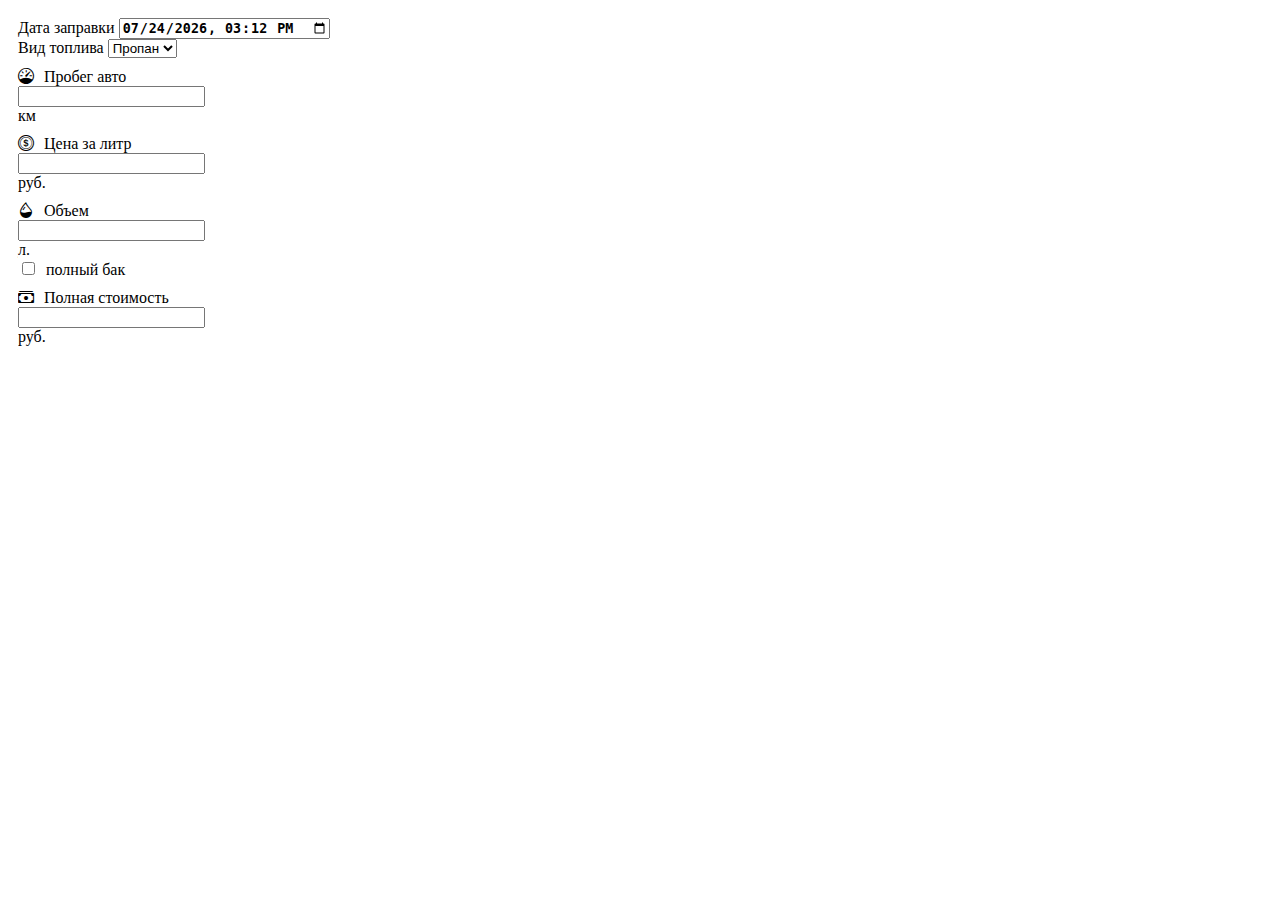
<file: new_record.html>
<!DOCTYPE html>
<html lang="ru">
<head>
    <meta charset="UTF-8">
    <meta name="viewport" content="width=device-width, initial-scale=1">
    <title>Новая запись</title>

    <link rel="stylesheet" href="css/styles.css">
    
    <script src="https://telegram.org/js/telegram-web-app.js"></script>
    
    <link href="https://cdn.jsdelivr.net/npm/bootstrap@5.3.0/dist/css/bootstrap.min.css" rel="stylesheet" integrity="sha384-9ndCyUaIbzAi2FUVXJi0CjmCapSmO7SnpJef0486qhLnuZ2cdeRhO02iuK6FUUVM" crossorigin="anonymous">
    
    <link rel="stylesheet" href="https://cdn.jsdelivr.net/npm/bootstrap-icons@1.8.1/font/bootstrap-icons.css">


</head>
<body>

    <div class="container">
        <div class="row">
            <div class="col-7">
                <label class="">Дата заправки</label>
                <input id="date" type="datetime-local" class="form-control">
            </div>
            <div class="col-5">
                <label class="">Вид топлива</label>
                <select id="gas_type" id="inputState" class="form-select">
                    <option>Аи-92</option>
                    <option>Аи-95</option>
                    <option>Аи-98</option>
                    <option>Дизель</option>
                    <option selected>Пропан</option>
                    <option>Метан</option>
                </select>
            </div>
        </div>
        <div class="row">
            <div class="input-group">
                <div class="input-group-text"><i class="bi bi-speedometer"></i>Пробег авто</div>
                <input id="odometer" type="number" class="form-control" placeholder="">
                <div class="input-group-text">км</div>
            </div>
        </div>
        <div class="row">
            <div class="input-group">
                <div class="input-group-text"><i class="bi bi-coin"></i>Цена за литр</div>
                <input id="gas_price" type="number" class="form-control" placeholder="">
                <div class="input-group-text">руб.</div>
            </div>
        </div>
        <div class="row">
            <div class="input-group">
                <div class="input-group-text"><i class="bi bi-droplet-half"></i>Объем</div>
                <input id="gas_volume" type="number" class="form-control" placeholder="">
                <div class="input-group-text">л.</div>
                <div class="input-group-text">
                    <input class="form-check-input" type="checkbox" id="is_full">
                    <label class="form-check-label" for="is_full">полный бак</label>
                </div>
            </div>
        </div>
        <div class="row">
            <div class="input-group">
                <div class="input-group-text"><i class="bi bi-cash-stack"></i>Полная стоимость</div>
                <input id="sum_price" type="number" class="form-control" placeholder="" readonly>
                <div class="input-group-text">руб.</div>
            </div>
        </div>
    </div>

    <script>
        function toLocalISOString(date) {
            const localDate = new Date(date - date.getTimezoneOffset() * 60000); //offset in milliseconds. Credit https://stackoverflow.com/questions/10830357/javascript-toisostring-ignores-timezone-offset
            // Optionally remove second/millisecond if needed
            localDate.setSeconds(null);
            localDate.setMilliseconds(null);
            return localDate.toISOString().slice(0, -1);
        }
        window.addEventListener("load", () => {
            document.getElementById("date").value = toLocalISOString(new Date());
        });


        let tg = window.Telegram.WebApp; 
        tg.MainButton.setParams({text: 'Добавить запись', is_visible: true});
        // tg.MainButton.show();

        let date = document.getElementById("date");
        let odometer = document.getElementById("odometer");
        let gas_price = document.getElementById("gas_price");
        let gas_volume = document.getElementById("gas_volume");
        let sum_price = document.getElementById("sum_price");
        
        gas_price.addEventListener("change", () => {
            if (gas_price.value && gas_volume.value) {
                sum = gas_price.value * gas_volume.value;
                sum_price.value = sum.toFixed(2);
            } else {
                sum_price.value = "";
            };           
        })

        gas_volume.addEventListener("change", () => {
            if (gas_price.value && gas_volume.value) {
                sum = gas_price.value * gas_volume.value;
                sum_price.value = sum.toFixed(2);
            } else {
                sum_price.value = "";
            };            
        })



        Telegram.WebApp.onEvent('mainButtonClicked', function(){
            let data = {
                date: date.value,
                odometer: odometer.value,
                gas_price: gas_price.value,
            }
            tg.HapticFeedback.selectionChanged();
            tg.sendData(JSON.stringify(data)); 
        });
    </script>

    <script src="https://cdn.jsdelivr.net/npm/bootstrap@5.3.0/dist/js/bootstrap.bundle.min.js" integrity="sha384-geWF76RCwLtnZ8qwWowPQNguL3RmwHVBC9FhGdlKrxdiJJigb/j/68SIy3Te4Bkz" crossorigin="anonymous"></script>
</body>
</html>
</file>
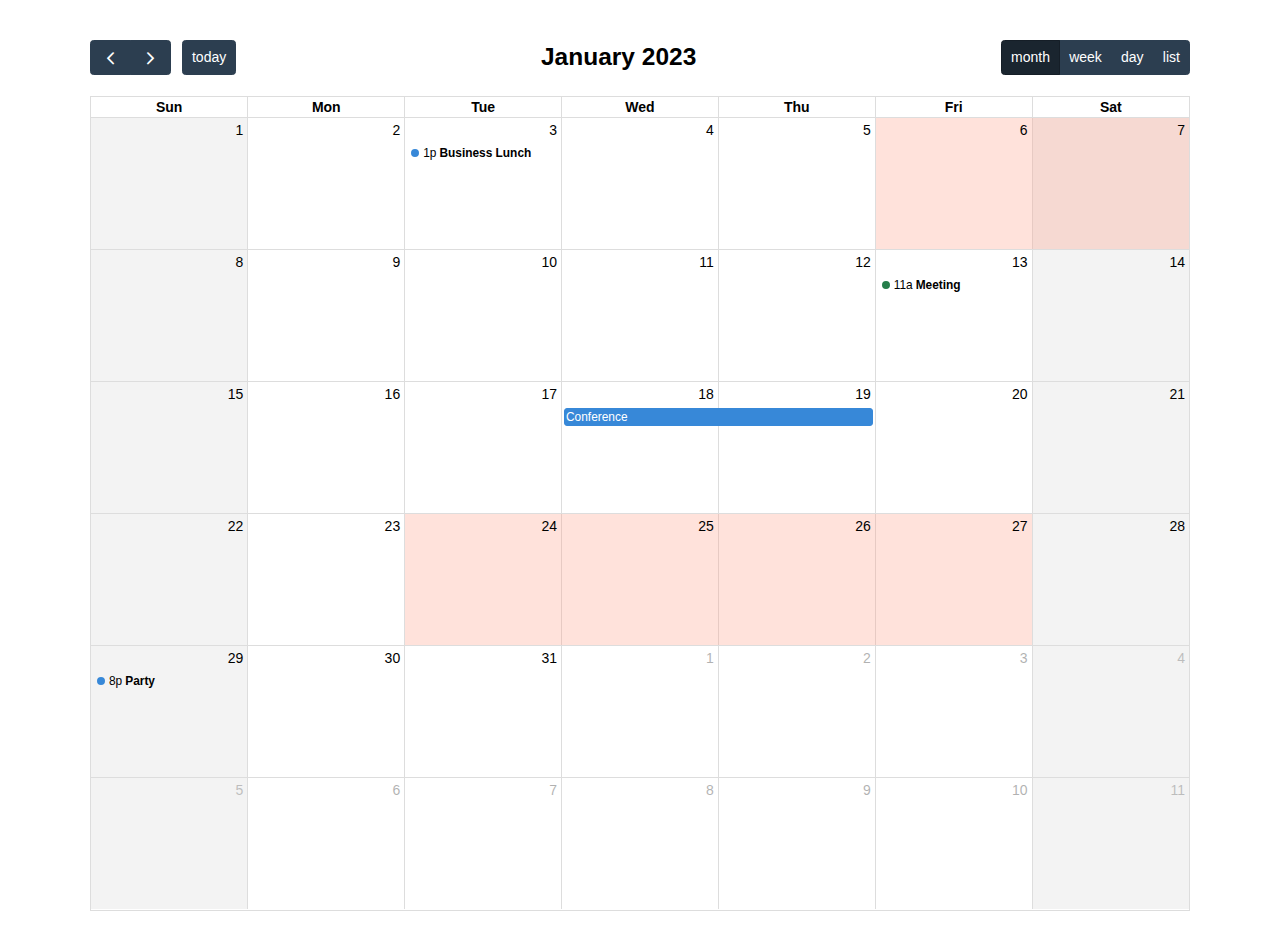
<file: fullcalendar-6.1.11/examples/background-events.html>
<!DOCTYPE html>
<html>
<head>
<meta charset='utf-8' />
<script src='../dist/index.global.js'></script>
<script>

  document.addEventListener('DOMContentLoaded', function() {
    var calendarEl = document.getElementById('calendar');

    var calendar = new FullCalendar.Calendar(calendarEl, {
      headerToolbar: {
        left: 'prev,next today',
        center: 'title',
        right: 'dayGridMonth,timeGridWeek,timeGridDay,listMonth'
      },
      initialDate: '2023-01-12',
      navLinks: true, // can click day/week names to navigate views
      businessHours: true, // display business hours
      editable: true,
      selectable: true,
      events: [
        {
          title: 'Business Lunch',
          start: '2023-01-03T13:00:00',
          constraint: 'businessHours'
        },
        {
          title: 'Meeting',
          start: '2023-01-13T11:00:00',
          constraint: 'availableForMeeting', // defined below
          color: '#257e4a'
        },
        {
          title: 'Conference',
          start: '2023-01-18',
          end: '2023-01-20'
        },
        {
          title: 'Party',
          start: '2023-01-29T20:00:00'
        },

        // areas where "Meeting" must be dropped
        {
          groupId: 'availableForMeeting',
          start: '2023-01-11T10:00:00',
          end: '2023-01-11T16:00:00',
          display: 'background'
        },
        {
          groupId: 'availableForMeeting',
          start: '2023-01-13T10:00:00',
          end: '2023-01-13T16:00:00',
          display: 'background'
        },

        // red areas where no events can be dropped
        {
          start: '2023-01-24',
          end: '2023-01-28',
          overlap: false,
          display: 'background',
          color: '#ff9f89'
        },
        {
          start: '2023-01-06',
          end: '2023-01-08',
          overlap: false,
          display: 'background',
          color: '#ff9f89'
        }
      ]
    });

    calendar.render();
  });

</script>
<style>

  body {
    margin: 40px 10px;
    padding: 0;
    font-family: Arial, Helvetica Neue, Helvetica, sans-serif;
    font-size: 14px;
  }

  #calendar {
    max-width: 1100px;
    margin: 0 auto;
  }

</style>
</head>
<body>

  <div id='calendar'></div>

</body>
</html>
</file>
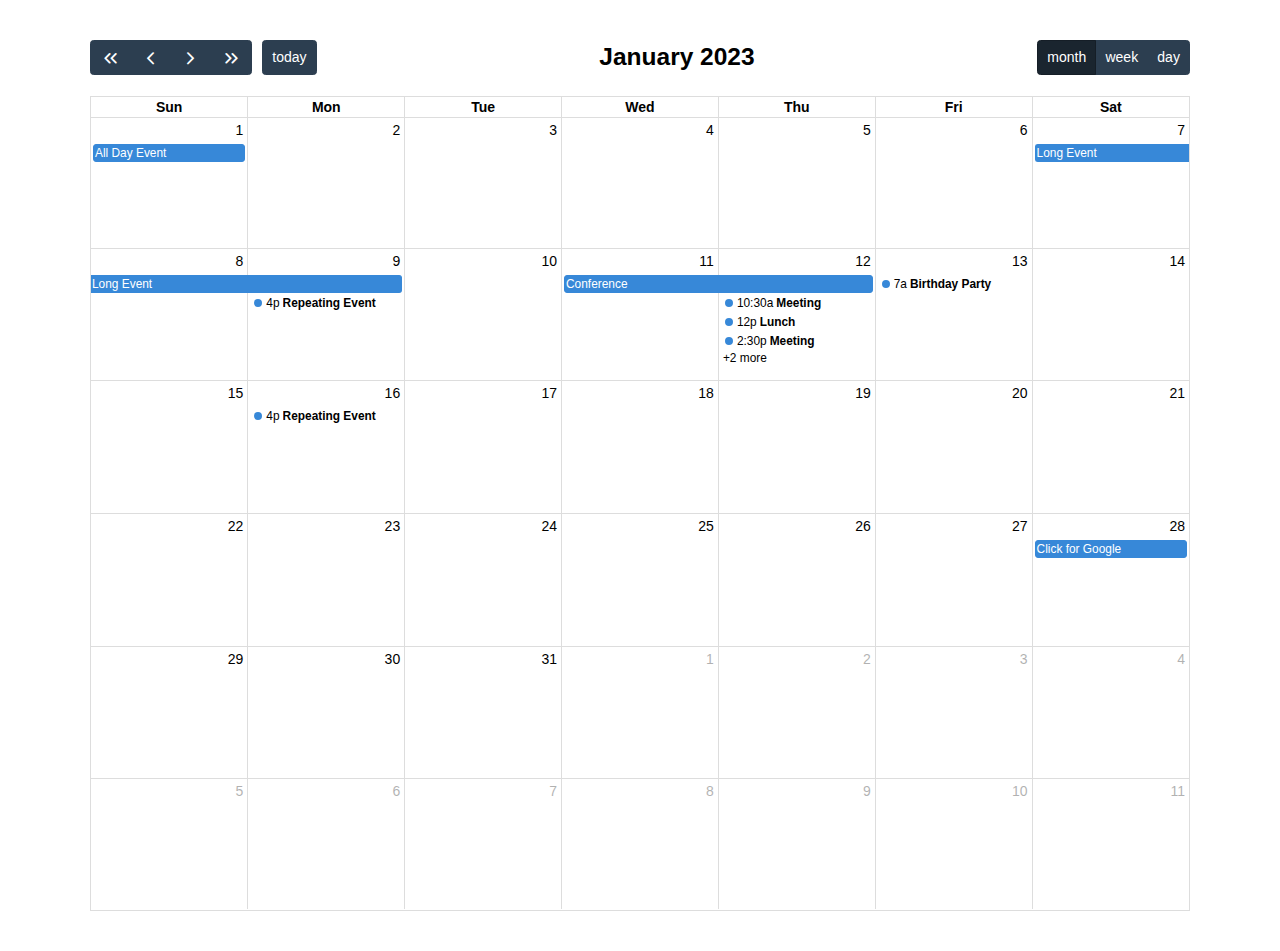
<file: fullcalendar-6.1.11/examples/daygrid-views.html>
<!DOCTYPE html>
<html>
<head>
<meta charset='utf-8' />
<script src='../dist/index.global.js'></script>
<script>

  document.addEventListener('DOMContentLoaded', function() {
    var calendarEl = document.getElementById('calendar');

    var calendar = new FullCalendar.Calendar(calendarEl, {
      headerToolbar: {
        left: 'prevYear,prev,next,nextYear today',
        center: 'title',
        right: 'dayGridMonth,dayGridWeek,dayGridDay'
      },
      initialDate: '2023-01-12',
      navLinks: true, // can click day/week names to navigate views
      editable: true,
      dayMaxEvents: true, // allow "more" link when too many events
      events: [
        {
          title: 'All Day Event',
          start: '2023-01-01'
        },
        {
          title: 'Long Event',
          start: '2023-01-07',
          end: '2023-01-10'
        },
        {
          groupId: 999,
          title: 'Repeating Event',
          start: '2023-01-09T16:00:00'
        },
        {
          groupId: 999,
          title: 'Repeating Event',
          start: '2023-01-16T16:00:00'
        },
        {
          title: 'Conference',
          start: '2023-01-11',
          end: '2023-01-13'
        },
        {
          title: 'Meeting',
          start: '2023-01-12T10:30:00',
          end: '2023-01-12T12:30:00'
        },
        {
          title: 'Lunch',
          start: '2023-01-12T12:00:00'
        },
        {
          title: 'Meeting',
          start: '2023-01-12T14:30:00'
        },
        {
          title: 'Happy Hour',
          start: '2023-01-12T17:30:00'
        },
        {
          title: 'Dinner',
          start: '2023-01-12T20:00:00'
        },
        {
          title: 'Birthday Party',
          start: '2023-01-13T07:00:00'
        },
        {
          title: 'Click for Google',
          url: 'http://google.com/',
          start: '2023-01-28'
        }
      ]
    });

    calendar.render();
  });

</script>
<style>

  body {
    margin: 40px 10px;
    padding: 0;
    font-family: Arial, Helvetica Neue, Helvetica, sans-serif;
    font-size: 14px;
  }

  #calendar {
    max-width: 1100px;
    margin: 0 auto;
  }

</style>
</head>
<body>

  <div id='calendar'></div>

</body>
</html>
</file>
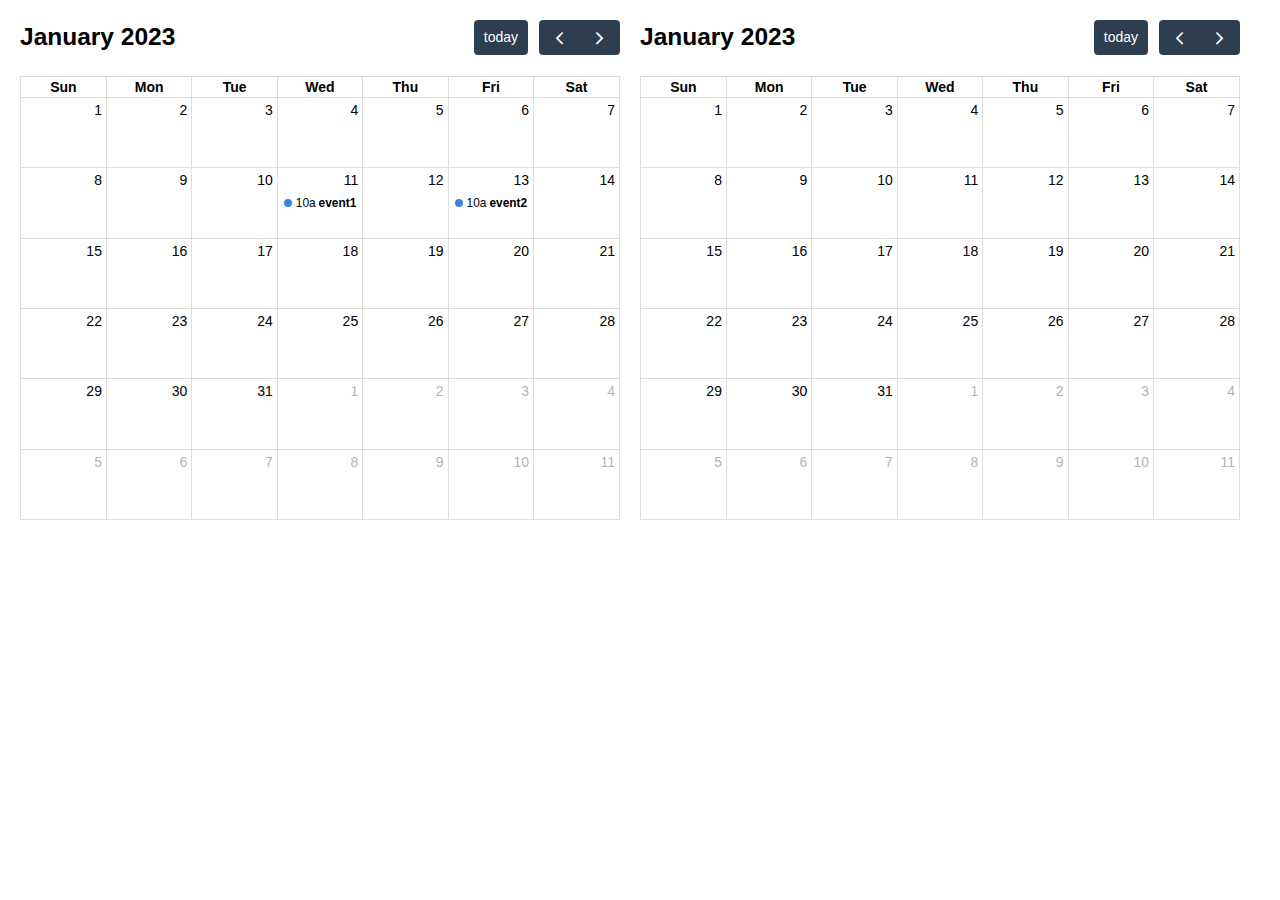
<file: fullcalendar-6.1.11/examples/external-dragging-2cals.html>
<!DOCTYPE html>
<html>
<head>
<meta charset='utf-8' />
<script src='../dist/index.global.js'></script>
<script>

  document.addEventListener('DOMContentLoaded', function() {
    var srcCalendarEl = document.getElementById('source-calendar');
    var destCalendarEl = document.getElementById('destination-calendar');

    var srcCalendar = new FullCalendar.Calendar(srcCalendarEl, {
      editable: true,
      initialDate: '2023-01-12',
      events: [
        {
          title: 'event1',
          start: '2023-01-11T10:00:00',
          end: '2023-01-11T16:00:00'
        },
        {
          title: 'event2',
          start: '2023-01-13T10:00:00',
          end: '2023-01-13T16:00:00'
        }
      ],
      eventLeave: function(info) {
        console.log('event left!', info.event);
      }
    });

    var destCalendar = new FullCalendar.Calendar(destCalendarEl, {
      initialDate: '2023-01-12',
      editable: true,
      droppable: true, // will let it receive events!
      eventReceive: function(info) {
        console.log('event received!', info.event);
      }
    });

    srcCalendar.render();
    destCalendar.render();
  });

</script>
<style>

  body {
    margin: 20px 0 0 20px;
    font-size: 14px;
    font-family: Arial, Helvetica Neue, Helvetica, sans-serif;
  }

  #source-calendar,
  #destination-calendar {
    float: left;
    width: 600px;
    margin: 0 20px 20px 0;
  }

</style>
</head>
<body>

  <div id='source-calendar'></div>
  <div id='destination-calendar'></div>

</body>
</html>
</file>
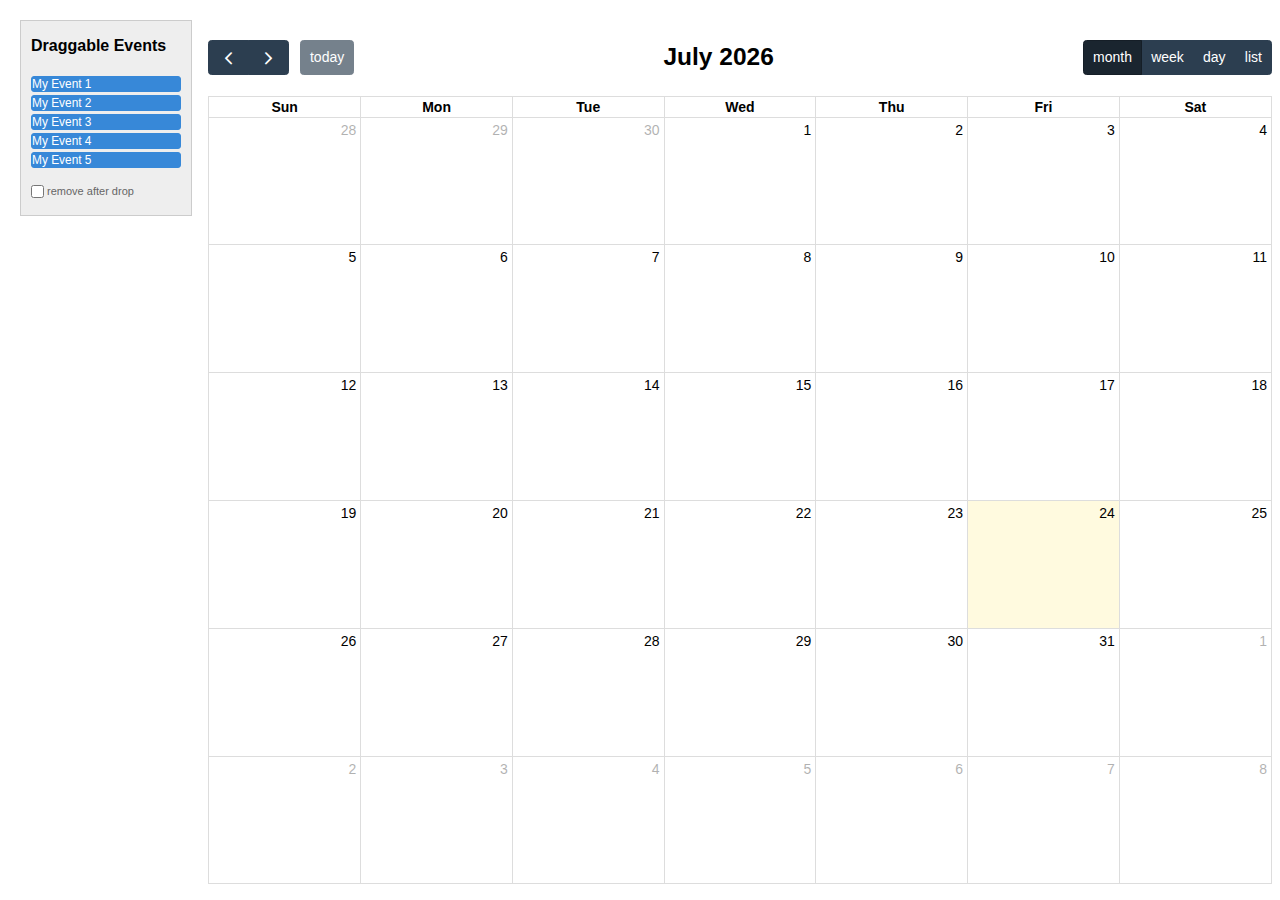
<file: fullcalendar-6.1.11/examples/external-dragging-builtin.html>
<!DOCTYPE html>
<html>
<head>
<meta charset='utf-8' />
<script src='../dist/index.global.js'></script>
<script>

  document.addEventListener('DOMContentLoaded', function() {

    /* initialize the external events
    -----------------------------------------------------------------*/

    var containerEl = document.getElementById('external-events-list');
    new FullCalendar.Draggable(containerEl, {
      itemSelector: '.fc-event',
      eventData: function(eventEl) {
        return {
          title: eventEl.innerText.trim()
        }
      }
    });

    //// the individual way to do it
    // var containerEl = document.getElementById('external-events-list');
    // var eventEls = Array.prototype.slice.call(
    //   containerEl.querySelectorAll('.fc-event')
    // );
    // eventEls.forEach(function(eventEl) {
    //   new FullCalendar.Draggable(eventEl, {
    //     eventData: {
    //       title: eventEl.innerText.trim(),
    //     }
    //   });
    // });

    /* initialize the calendar
    -----------------------------------------------------------------*/

    var calendarEl = document.getElementById('calendar');
    var calendar = new FullCalendar.Calendar(calendarEl, {
      headerToolbar: {
        left: 'prev,next today',
        center: 'title',
        right: 'dayGridMonth,timeGridWeek,timeGridDay,listWeek'
      },
      editable: true,
      droppable: true, // this allows things to be dropped onto the calendar
      drop: function(arg) {
        // is the "remove after drop" checkbox checked?
        if (document.getElementById('drop-remove').checked) {
          // if so, remove the element from the "Draggable Events" list
          arg.draggedEl.parentNode.removeChild(arg.draggedEl);
        }
      }
    });
    calendar.render();

  });

</script>
<style>

  body {
    margin-top: 40px;
    font-size: 14px;
    font-family: Arial, Helvetica Neue, Helvetica, sans-serif;
  }

  #external-events {
    position: fixed;
    left: 20px;
    top: 20px;
    width: 150px;
    padding: 0 10px;
    border: 1px solid #ccc;
    background: #eee;
    text-align: left;
  }

  #external-events h4 {
    font-size: 16px;
    margin-top: 0;
    padding-top: 1em;
  }

  #external-events .fc-event {
    margin: 3px 0;
    cursor: move;
  }

  #external-events p {
    margin: 1.5em 0;
    font-size: 11px;
    color: #666;
  }

  #external-events p input {
    margin: 0;
    vertical-align: middle;
  }

  #calendar-wrap {
    margin-left: 200px;
  }

  #calendar {
    max-width: 1100px;
    margin: 0 auto;
  }

</style>
</head>
<body>
  <div id='wrap'>

    <div id='external-events'>
      <h4>Draggable Events</h4>

      <div id='external-events-list'>
        <div class='fc-event fc-h-event fc-daygrid-event fc-daygrid-block-event'>
          <div class='fc-event-main'>My Event 1</div>
        </div>
        <div class='fc-event fc-h-event fc-daygrid-event fc-daygrid-block-event'>
          <div class='fc-event-main'>My Event 2</div>
        </div>
        <div class='fc-event fc-h-event fc-daygrid-event fc-daygrid-block-event'>
          <div class='fc-event-main'>My Event 3</div>
        </div>
        <div class='fc-event fc-h-event fc-daygrid-event fc-daygrid-block-event'>
          <div class='fc-event-main'>My Event 4</div>
        </div>
        <div class='fc-event fc-h-event fc-daygrid-event fc-daygrid-block-event'>
          <div class='fc-event-main'>My Event 5</div>
        </div>
      </div>

      <p>
        <input type='checkbox' id='drop-remove' />
        <label for='drop-remove'>remove after drop</label>
      </p>
    </div>

    <div id='calendar-wrap'>
      <div id='calendar'></div>
    </div>

  </div>
</body>
</html>
</file>
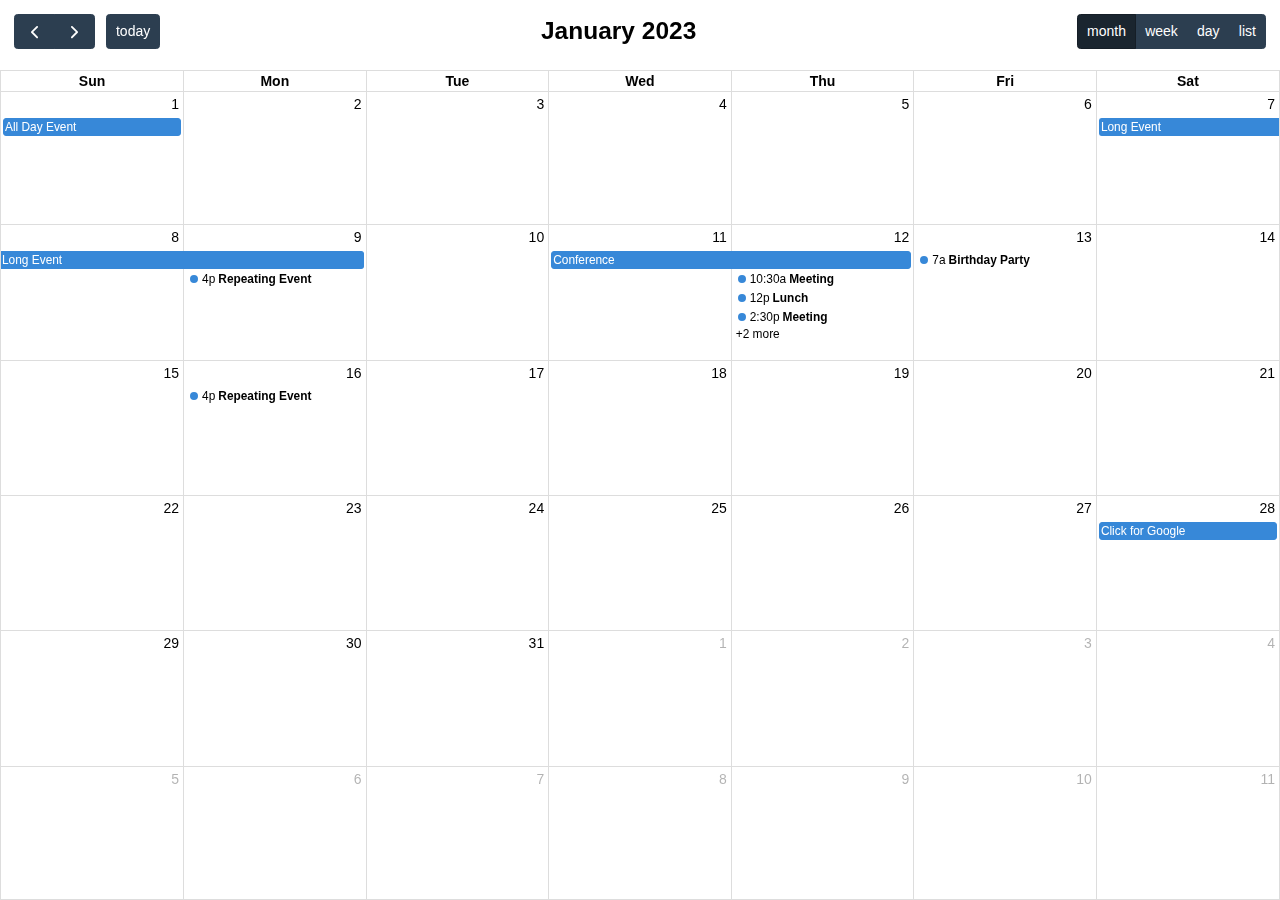
<file: fullcalendar-6.1.11/examples/full-height.html>
<!DOCTYPE html>
<html>
<head>
<meta charset='utf-8' />
<script src='../dist/index.global.js'></script>
<script>

  document.addEventListener('DOMContentLoaded', function() {
    var calendarEl = document.getElementById('calendar');

    var calendar = new FullCalendar.Calendar(calendarEl, {
      height: '100%',
      expandRows: true,
      slotMinTime: '08:00',
      slotMaxTime: '20:00',
      headerToolbar: {
        left: 'prev,next today',
        center: 'title',
        right: 'dayGridMonth,timeGridWeek,timeGridDay,listWeek'
      },
      initialView: 'dayGridMonth',
      initialDate: '2023-01-12',
      navLinks: true, // can click day/week names to navigate views
      editable: true,
      selectable: true,
      nowIndicator: true,
      dayMaxEvents: true, // allow "more" link when too many events
      events: [
        {
          title: 'All Day Event',
          start: '2023-01-01',
        },
        {
          title: 'Long Event',
          start: '2023-01-07',
          end: '2023-01-10'
        },
        {
          groupId: 999,
          title: 'Repeating Event',
          start: '2023-01-09T16:00:00'
        },
        {
          groupId: 999,
          title: 'Repeating Event',
          start: '2023-01-16T16:00:00'
        },
        {
          title: 'Conference',
          start: '2023-01-11',
          end: '2023-01-13'
        },
        {
          title: 'Meeting',
          start: '2023-01-12T10:30:00',
          end: '2023-01-12T12:30:00'
        },
        {
          title: 'Lunch',
          start: '2023-01-12T12:00:00'
        },
        {
          title: 'Meeting',
          start: '2023-01-12T14:30:00'
        },
        {
          title: 'Happy Hour',
          start: '2023-01-12T17:30:00'
        },
        {
          title: 'Dinner',
          start: '2023-01-12T20:00:00'
        },
        {
          title: 'Birthday Party',
          start: '2023-01-13T07:00:00'
        },
        {
          title: 'Click for Google',
          url: 'http://google.com/',
          start: '2023-01-28'
        }
      ]
    });

    calendar.render();
  });

</script>
<style>

  html, body {
    overflow: hidden; /* don't do scrollbars */
    font-family: Arial, Helvetica Neue, Helvetica, sans-serif;
    font-size: 14px;
  }

  #calendar-container {
    position: fixed;
    top: 0;
    left: 0;
    right: 0;
    bottom: 0;
  }

  .fc-header-toolbar {
    /*
    the calendar will be butting up against the edges,
    but let's scoot in the header's buttons
    */
    padding-top: 1em;
    padding-left: 1em;
    padding-right: 1em;
  }

</style>
</head>
<body>

  <div id='calendar-container'>
    <div id='calendar'></div>
  </div>

</body>
</html>
</file>
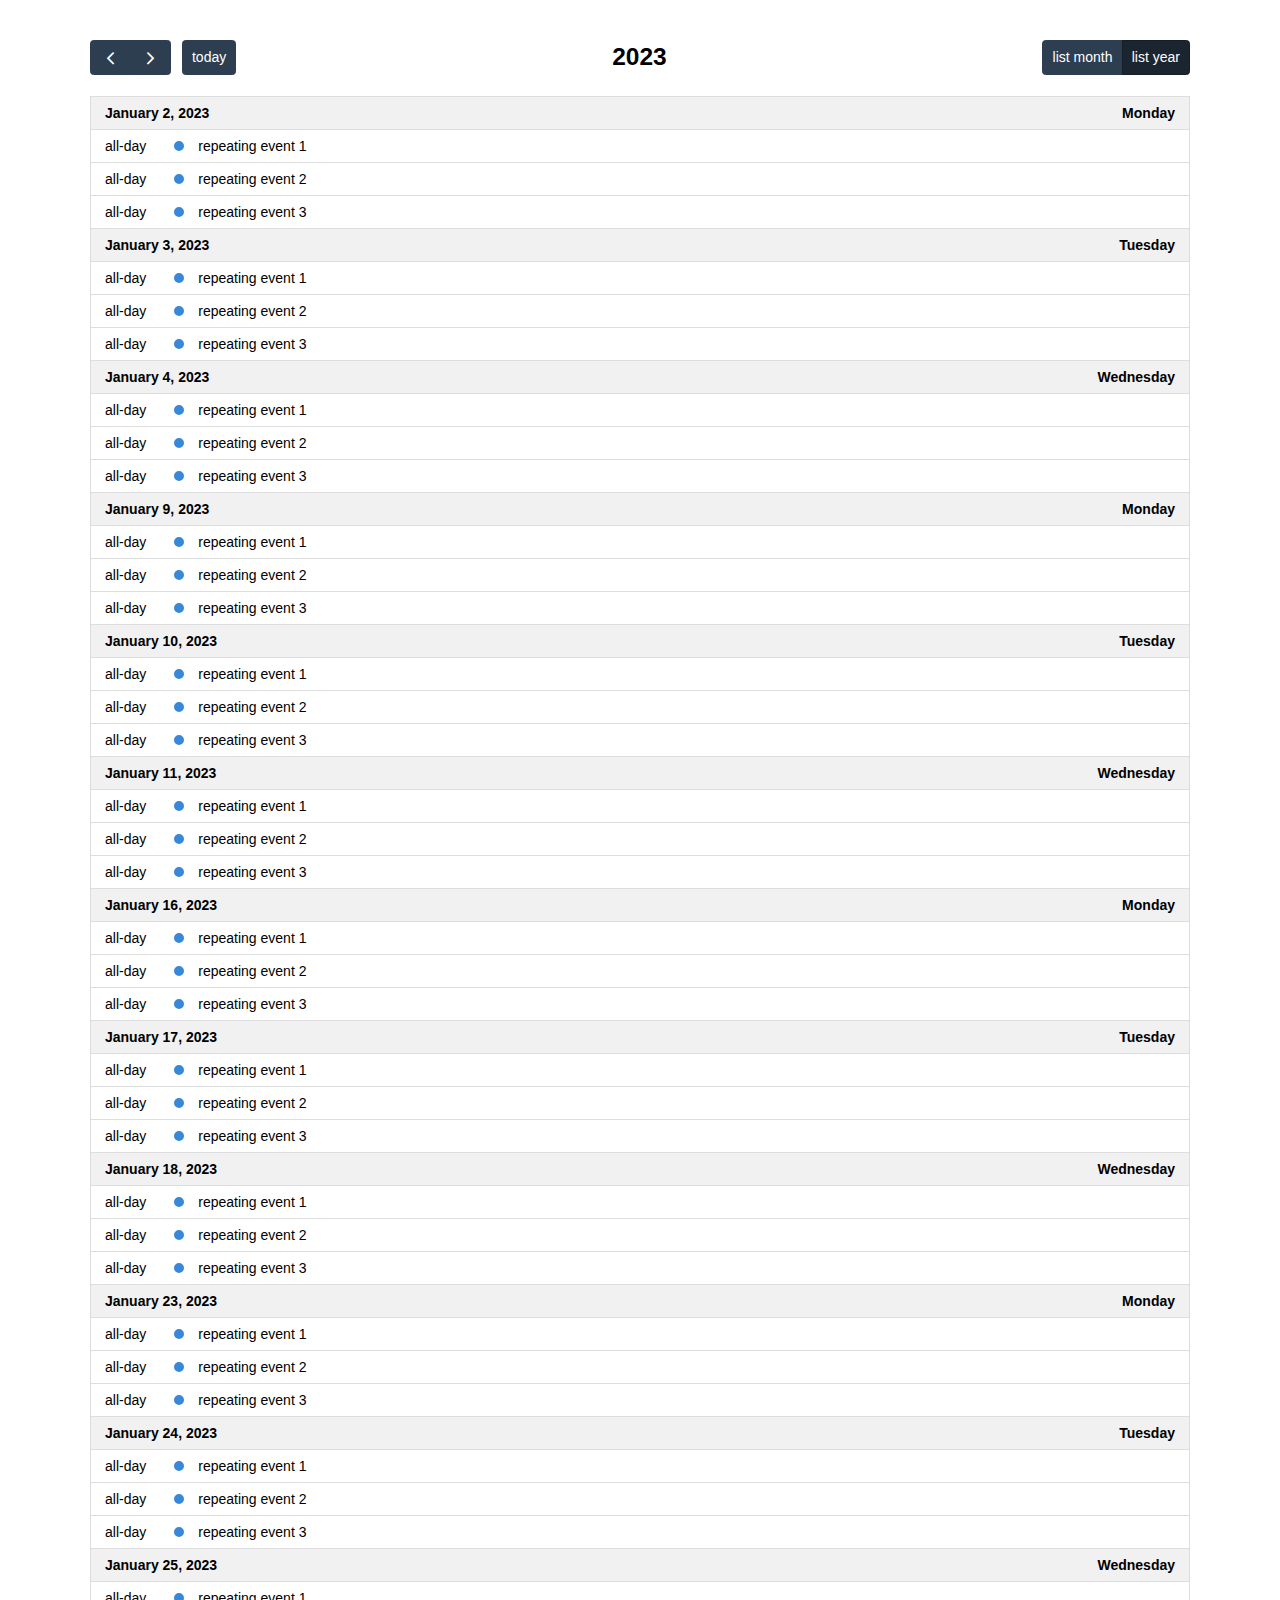
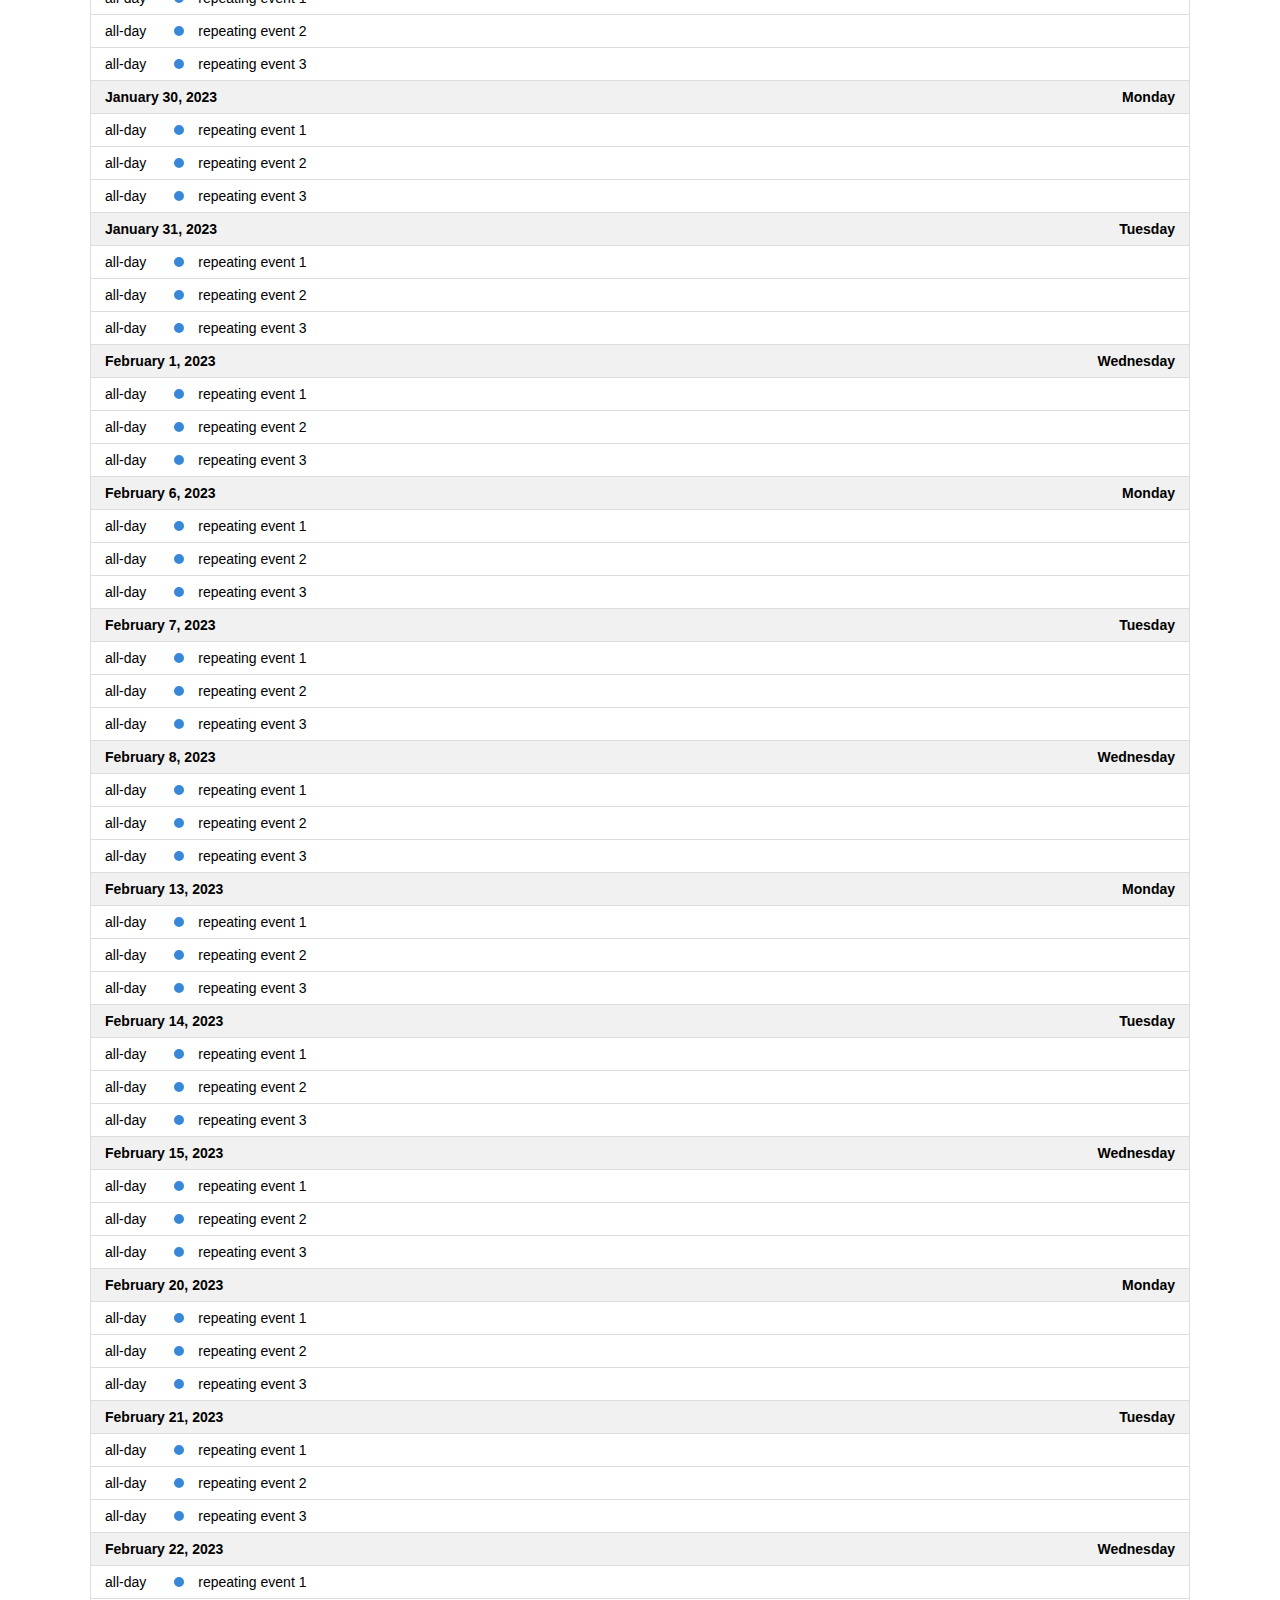
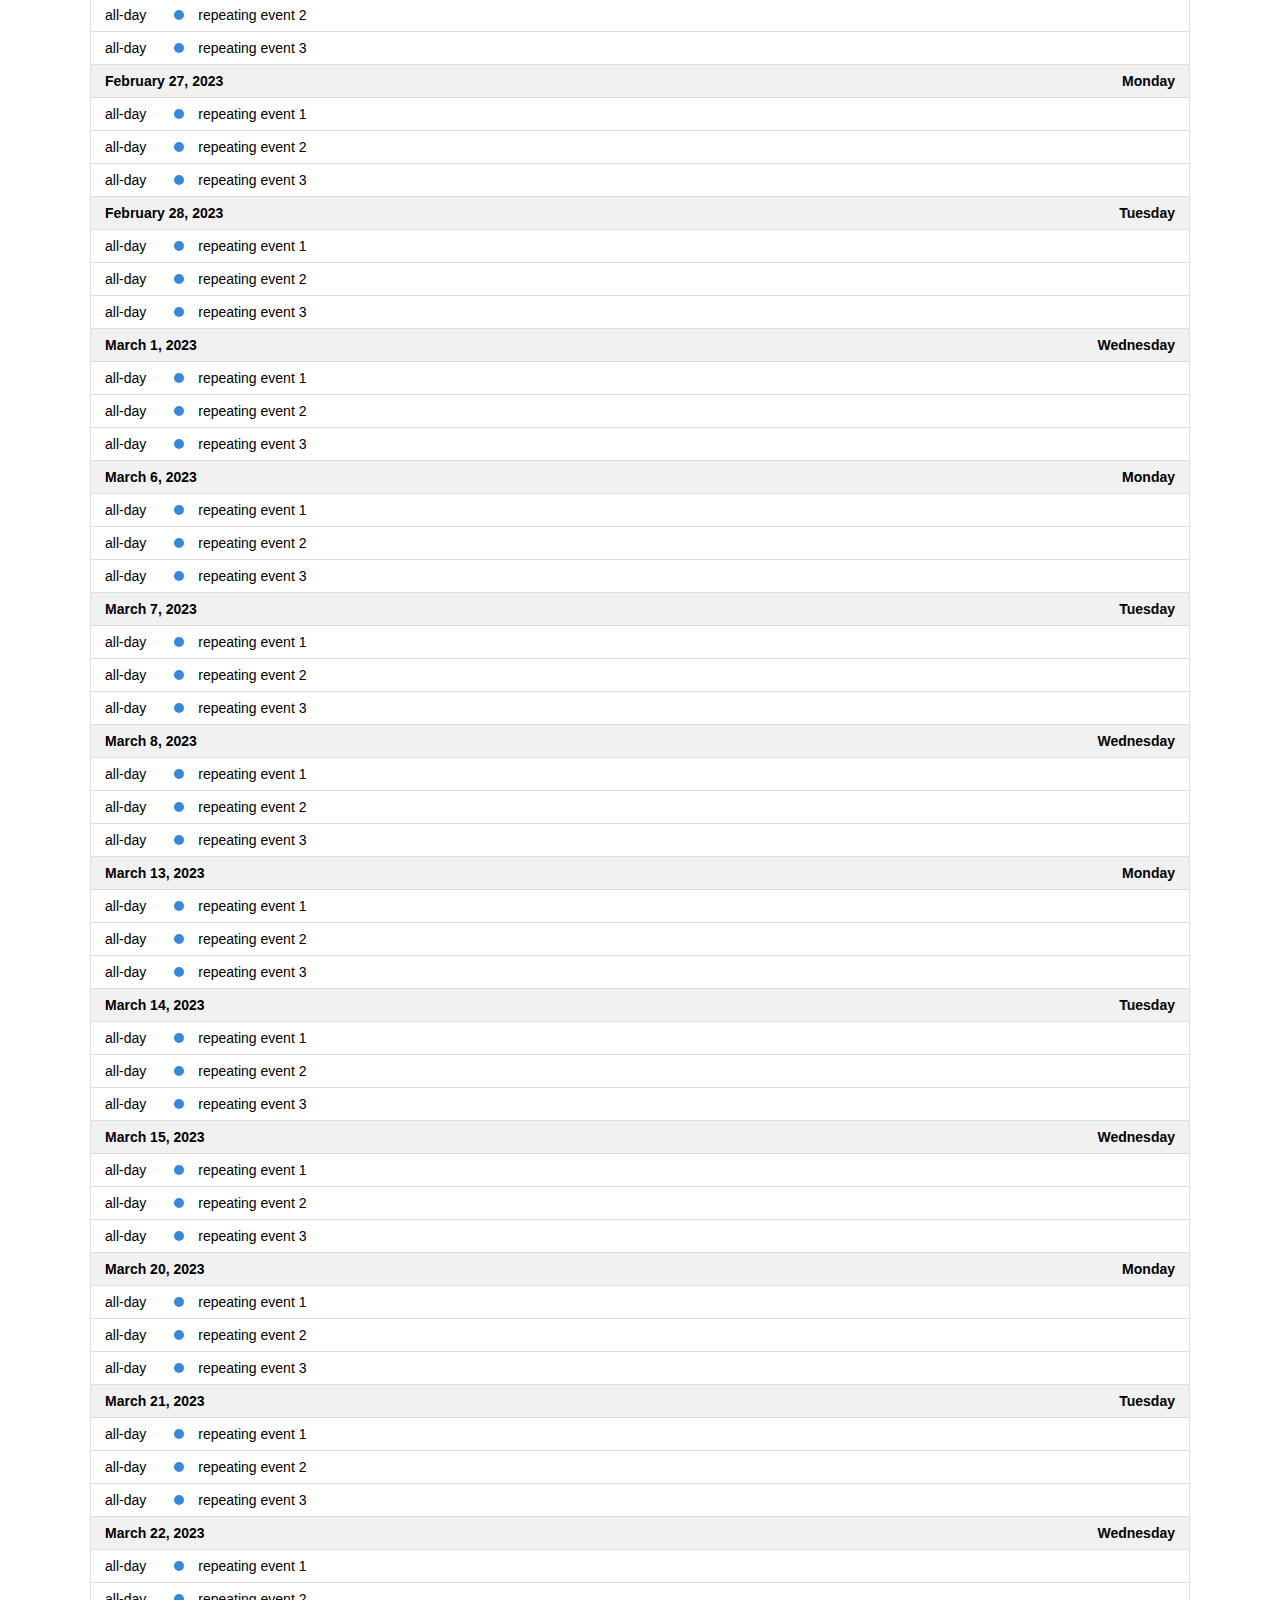
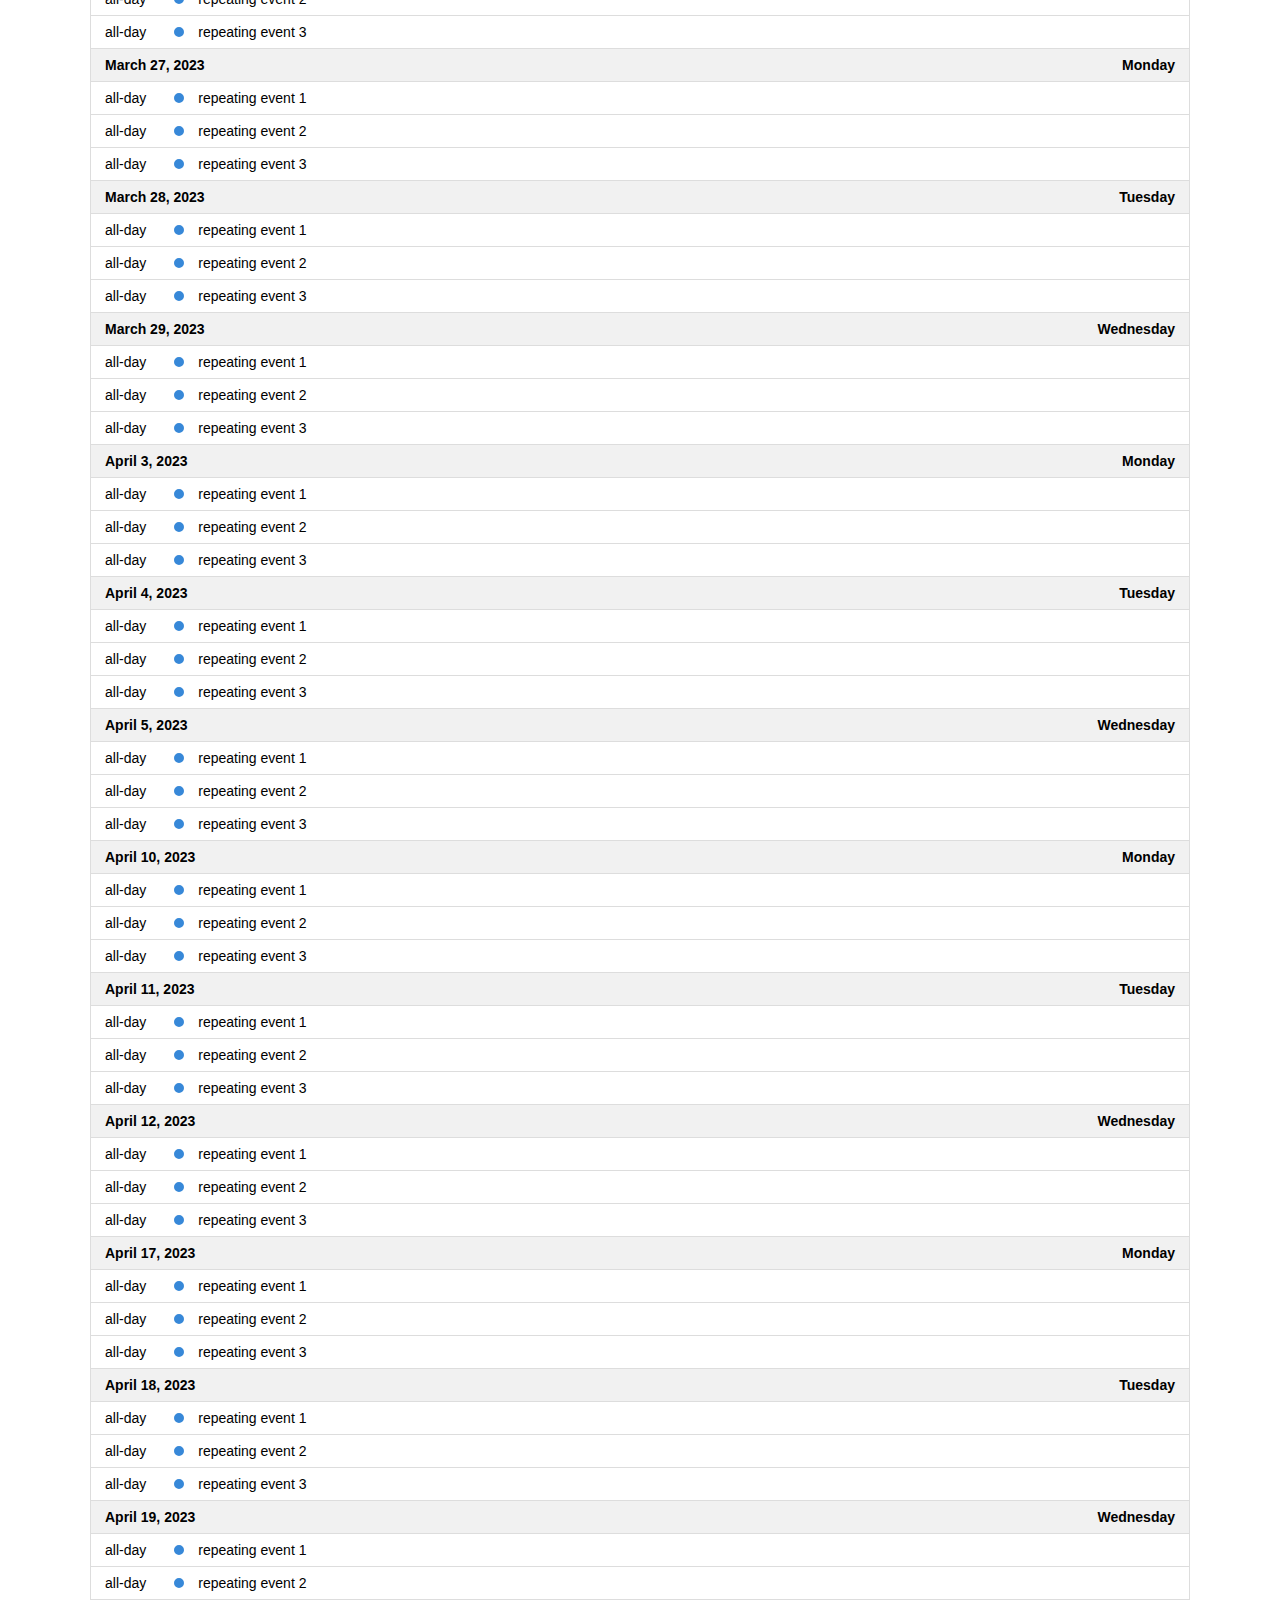
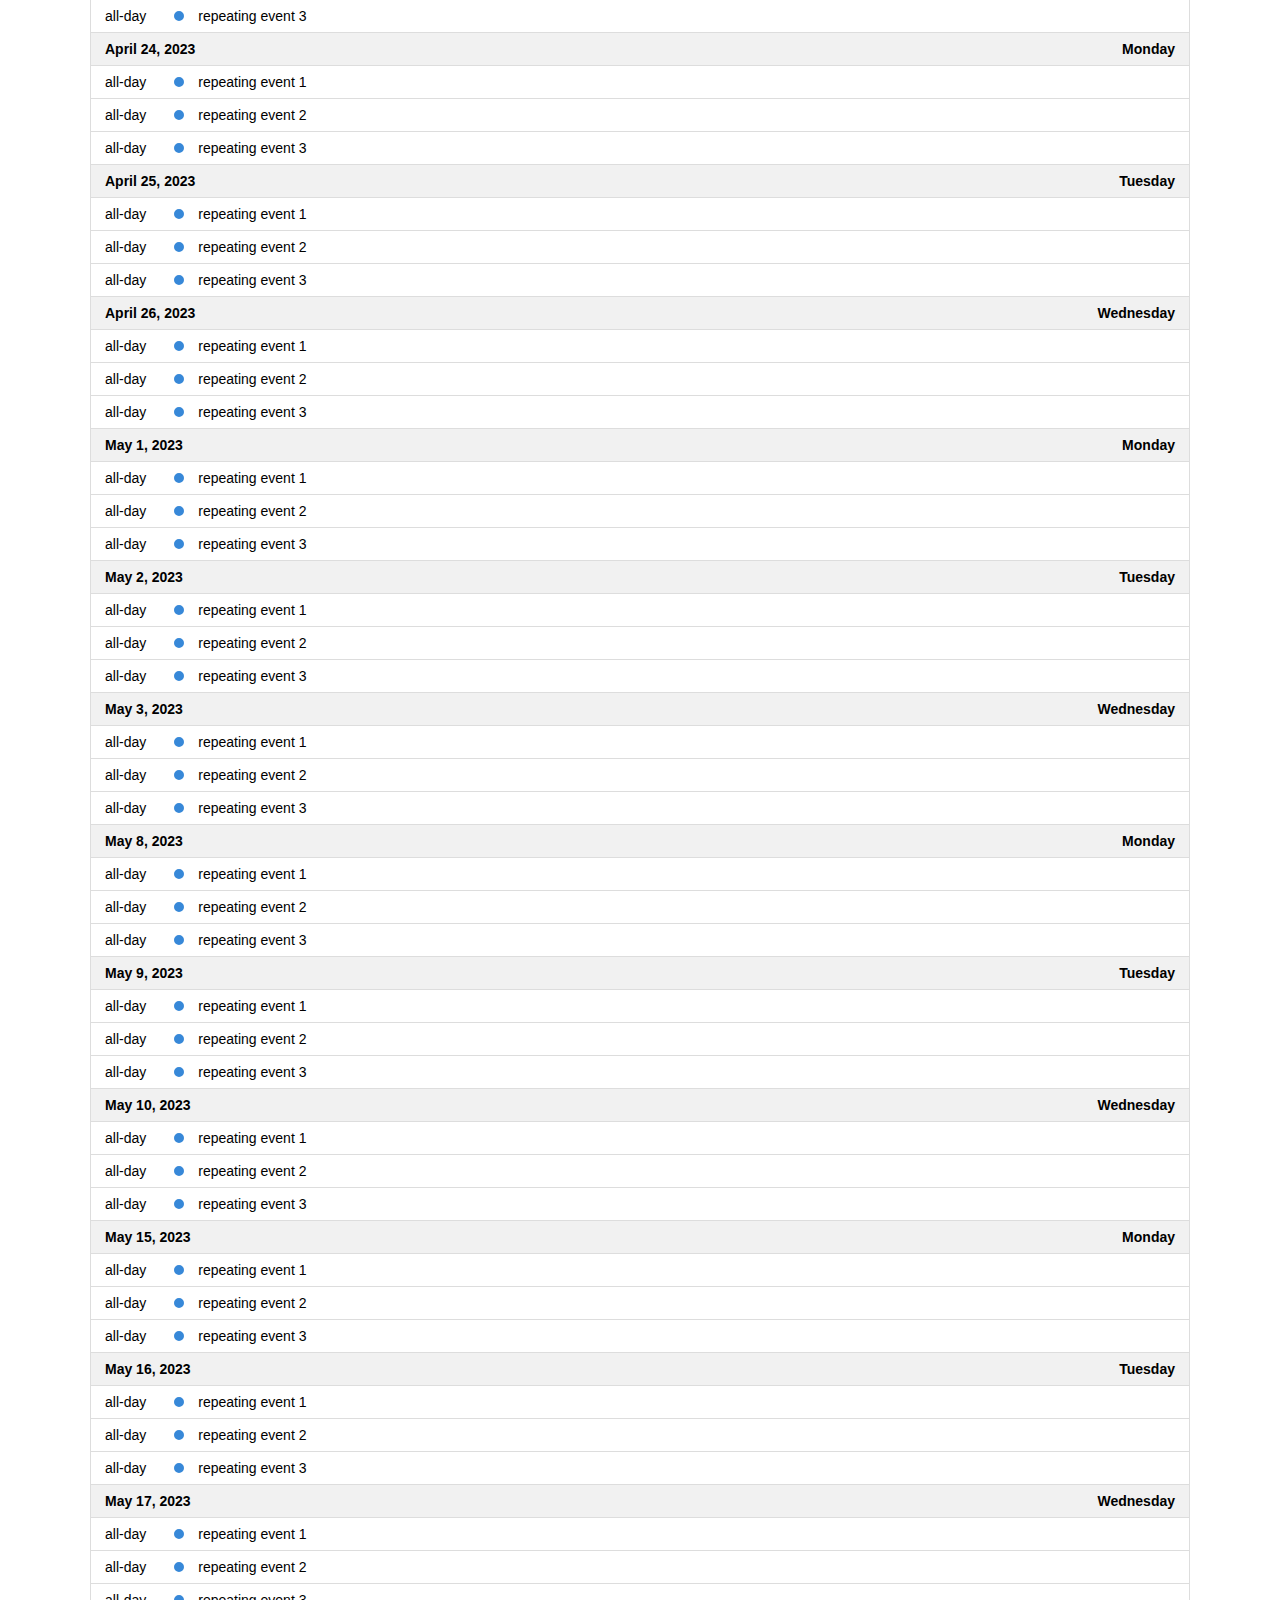
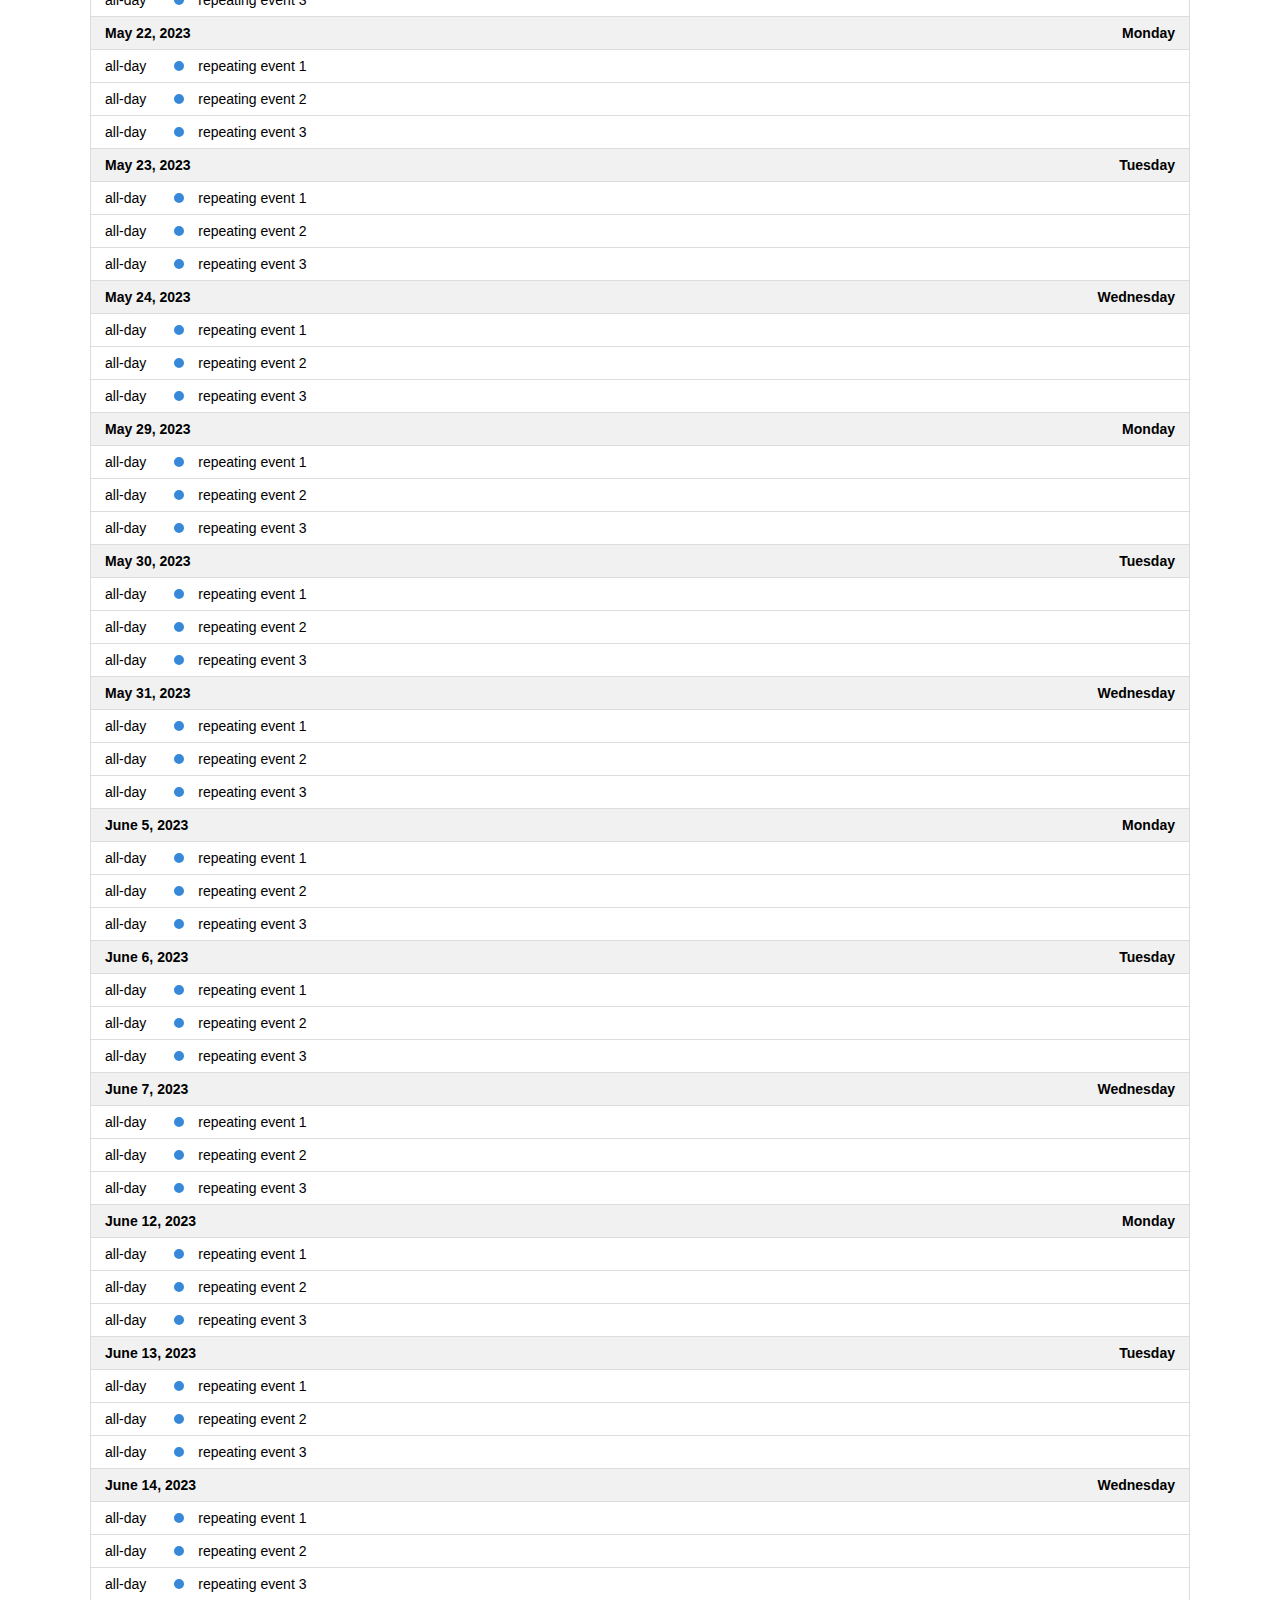
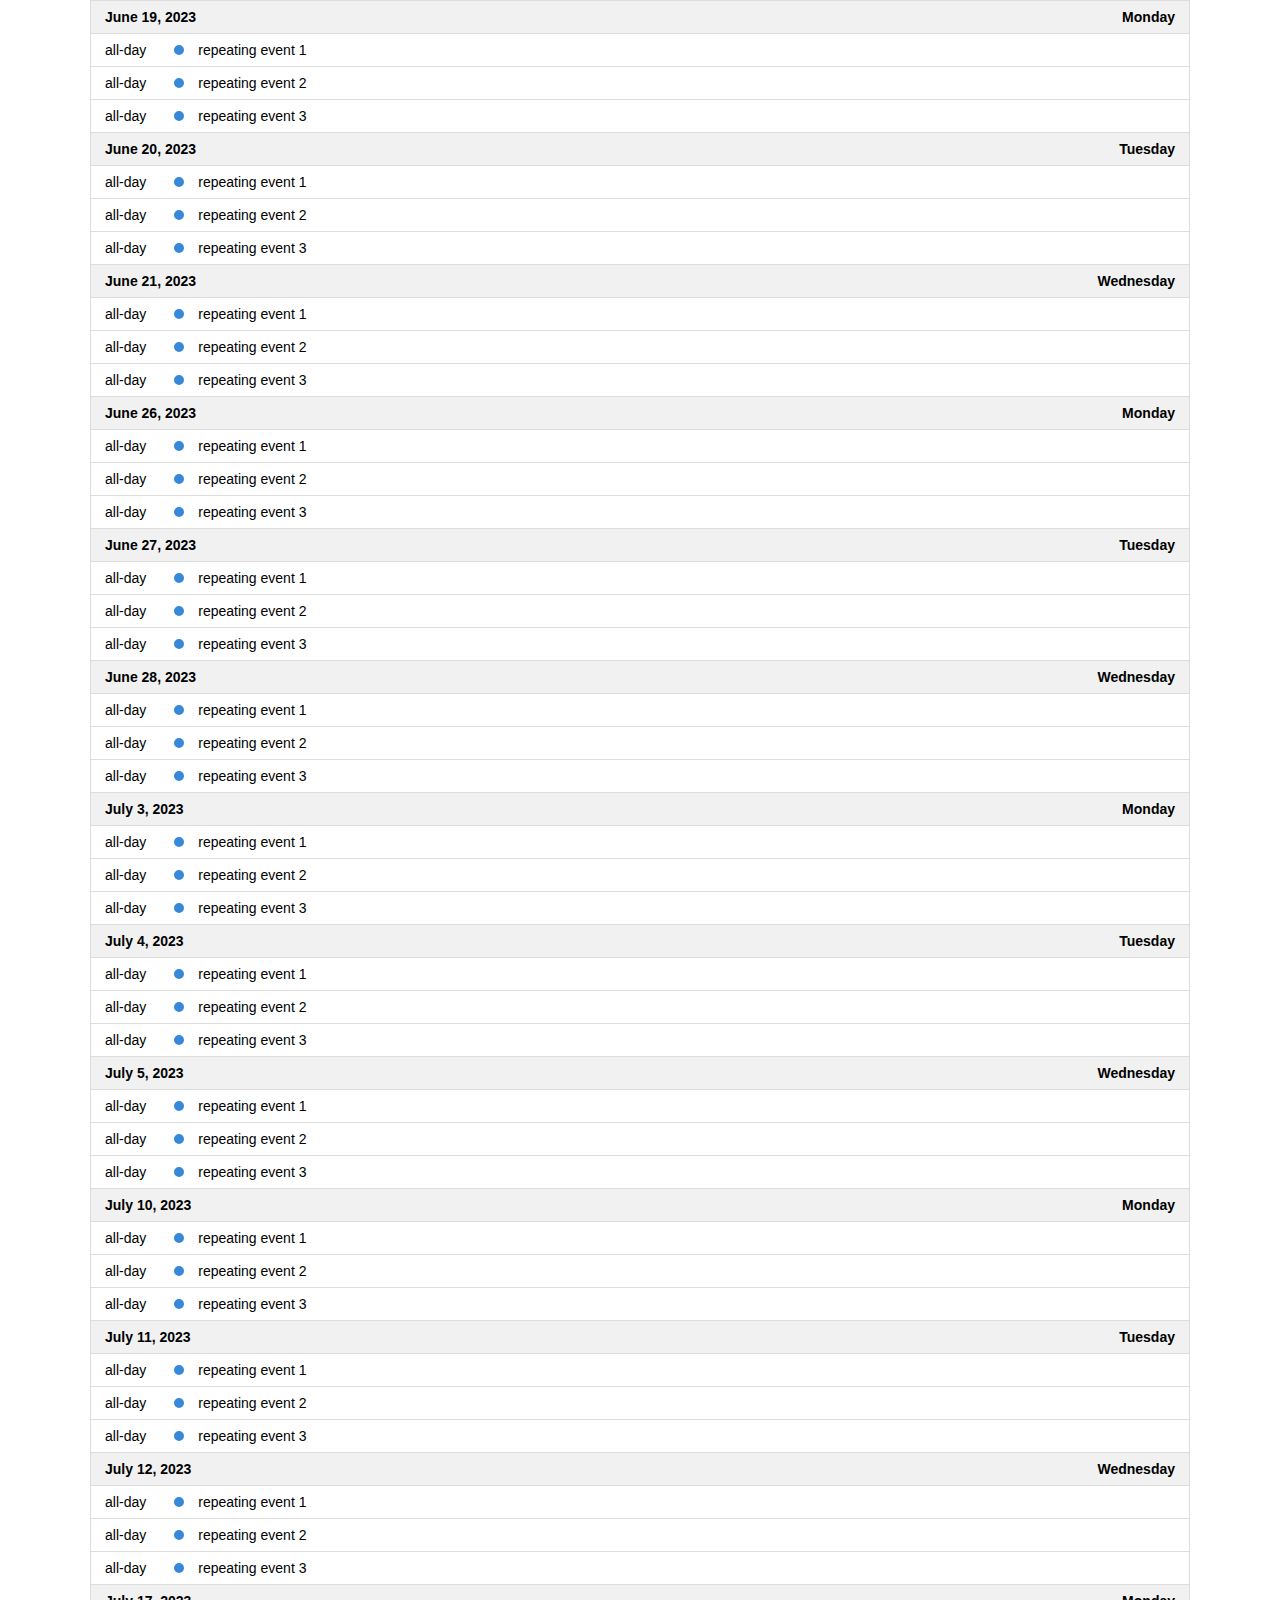
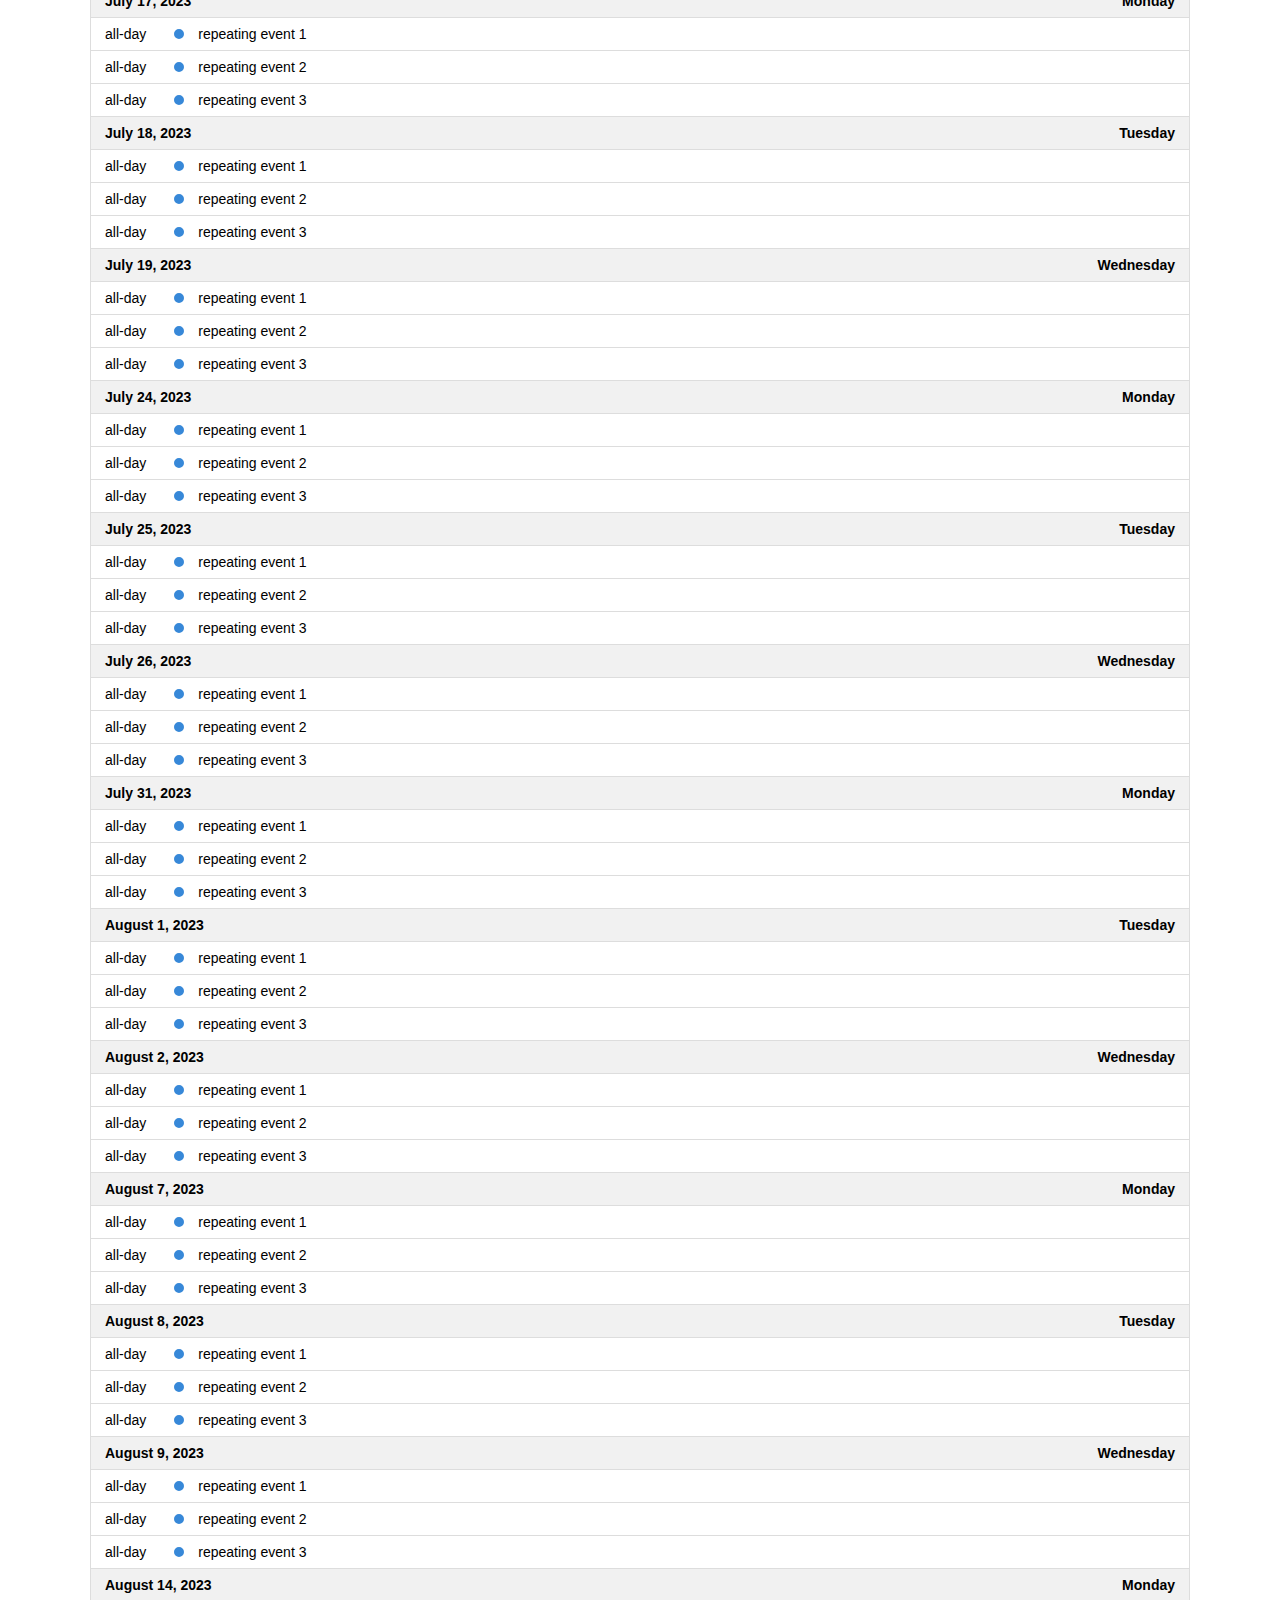
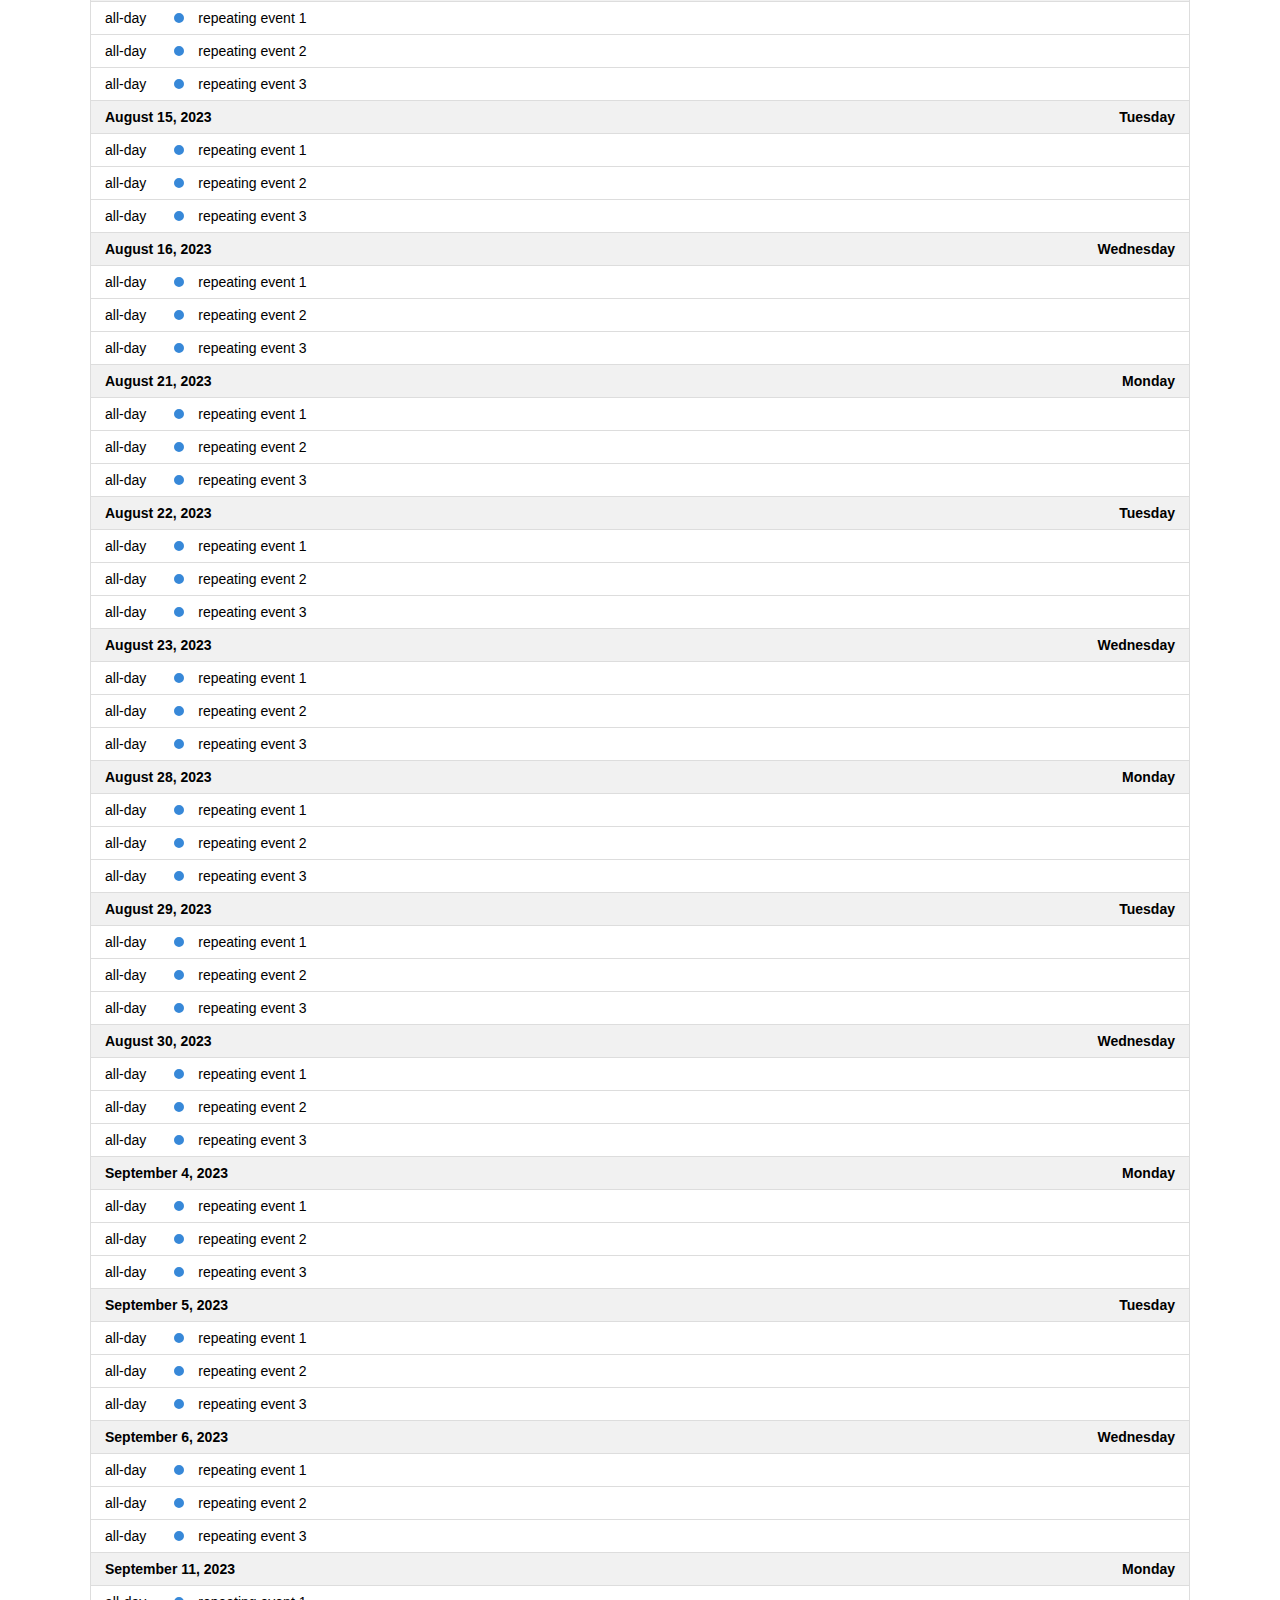
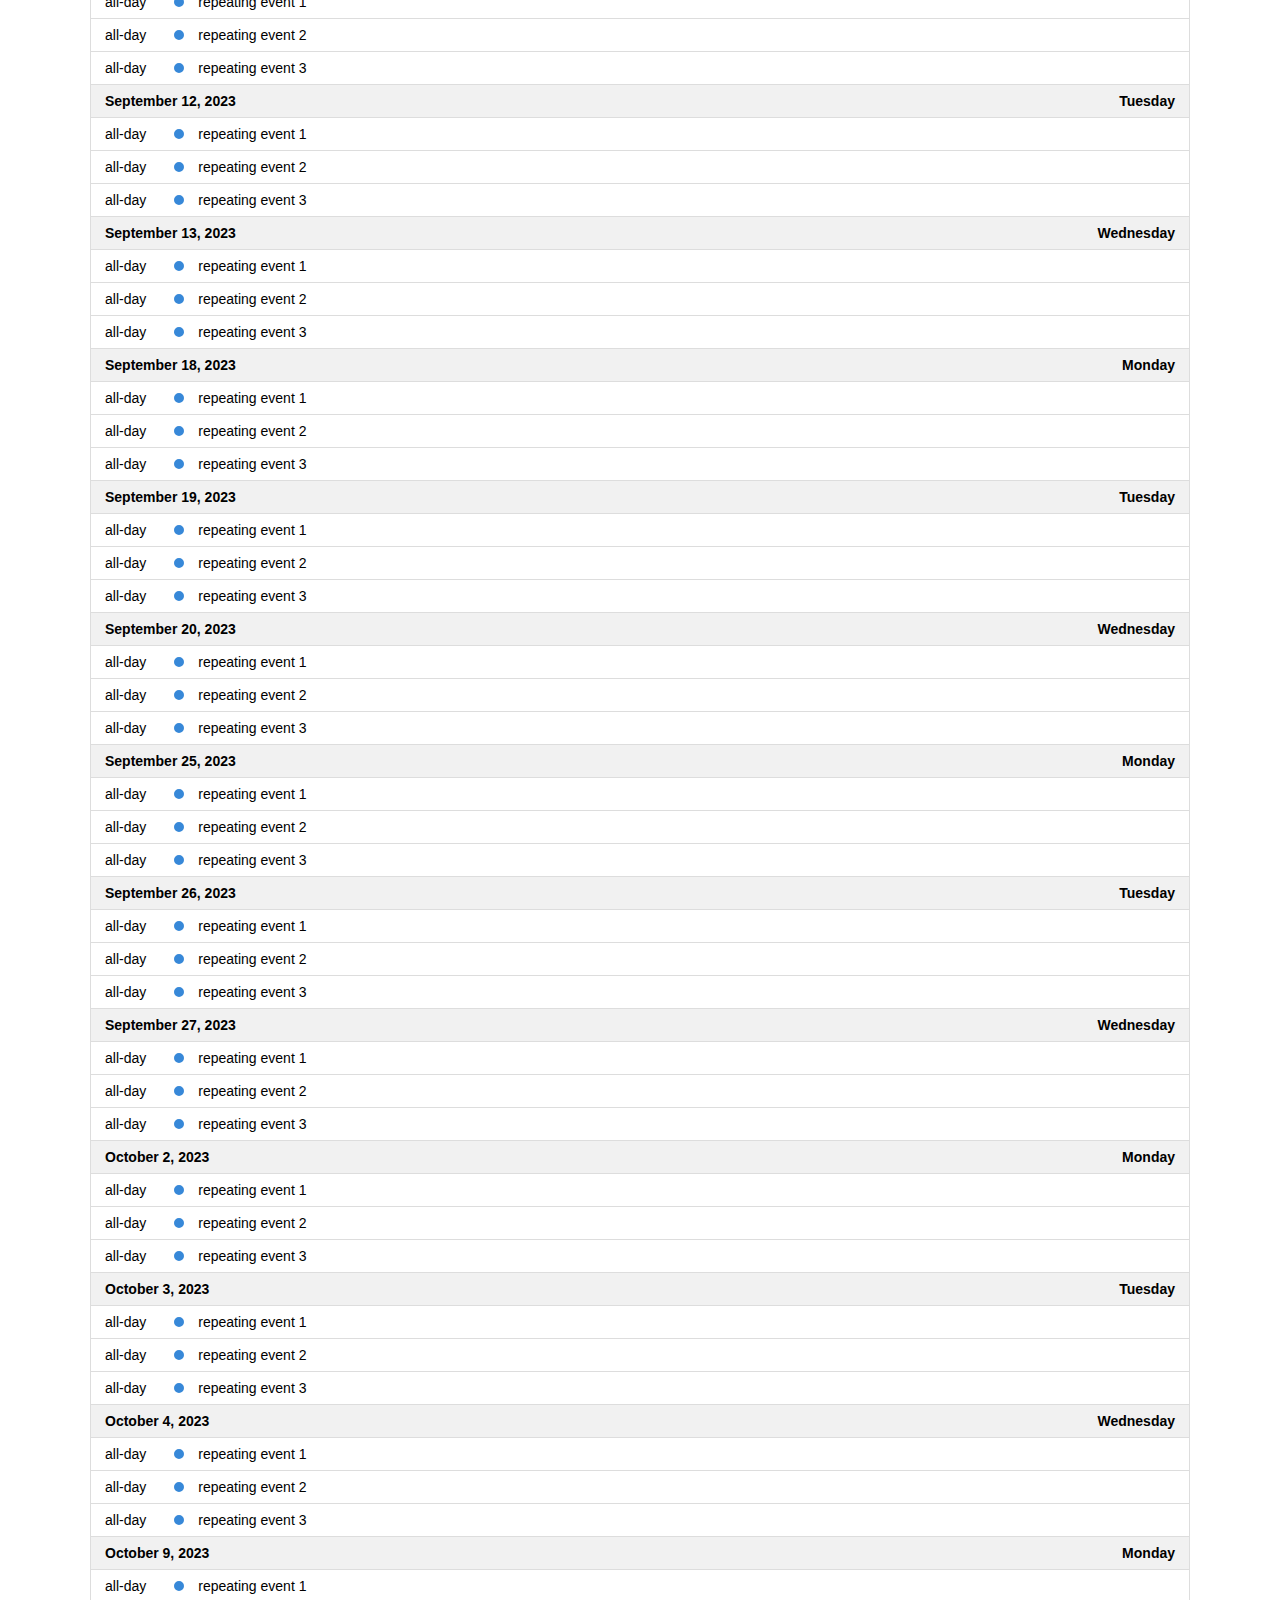
<file: fullcalendar-6.1.11/examples/list-sticky-header.html>
<!DOCTYPE html>
<html>
<head>
<meta charset='utf-8' />
<script src='../dist/index.global.js'></script>
<script>

  document.addEventListener('DOMContentLoaded', function() {
    var calendarEl = document.getElementById('calendar');

    var calendar = new FullCalendar.Calendar(calendarEl, {
      height: 'auto',
      // stickyHeaderDates: false, // for disabling

      headerToolbar: {
        left: 'prev,next today',
        center: 'title',
        right: 'listMonth,listYear'
      },

      // customize the button names,
      // otherwise they'd all just say "list"
      views: {
        listMonth: { buttonText: 'list month' },
        listYear: { buttonText: 'list year' }
      },

      initialView: 'listYear',
      initialDate: '2023-01-12',
      navLinks: true, // can click day/week names to navigate views
      editable: true,
      events: [
        {
          title: 'repeating event 1',
          daysOfWeek: [ 1, 2, 3 ],
          duration: '00:30'
        },
        {
          title: 'repeating event 2',
          daysOfWeek: [ 1, 2, 3 ],
          duration: '00:30'
        },
        {
          title: 'repeating event 3',
          daysOfWeek: [ 1, 2, 3 ],
          duration: '00:30'
        }
      ]
    });

    calendar.render();
  });

</script>
<style>

  body {
    margin: 40px 10px;
    padding: 0;
    font-family: Arial, Helvetica Neue, Helvetica, sans-serif;
    font-size: 14px;
  }

  #calendar {
    max-width: 1100px;
    margin: 0 auto;
  }

</style>
</head>
<body>

  <div id='calendar'></div>

</body>
</html>
</file>
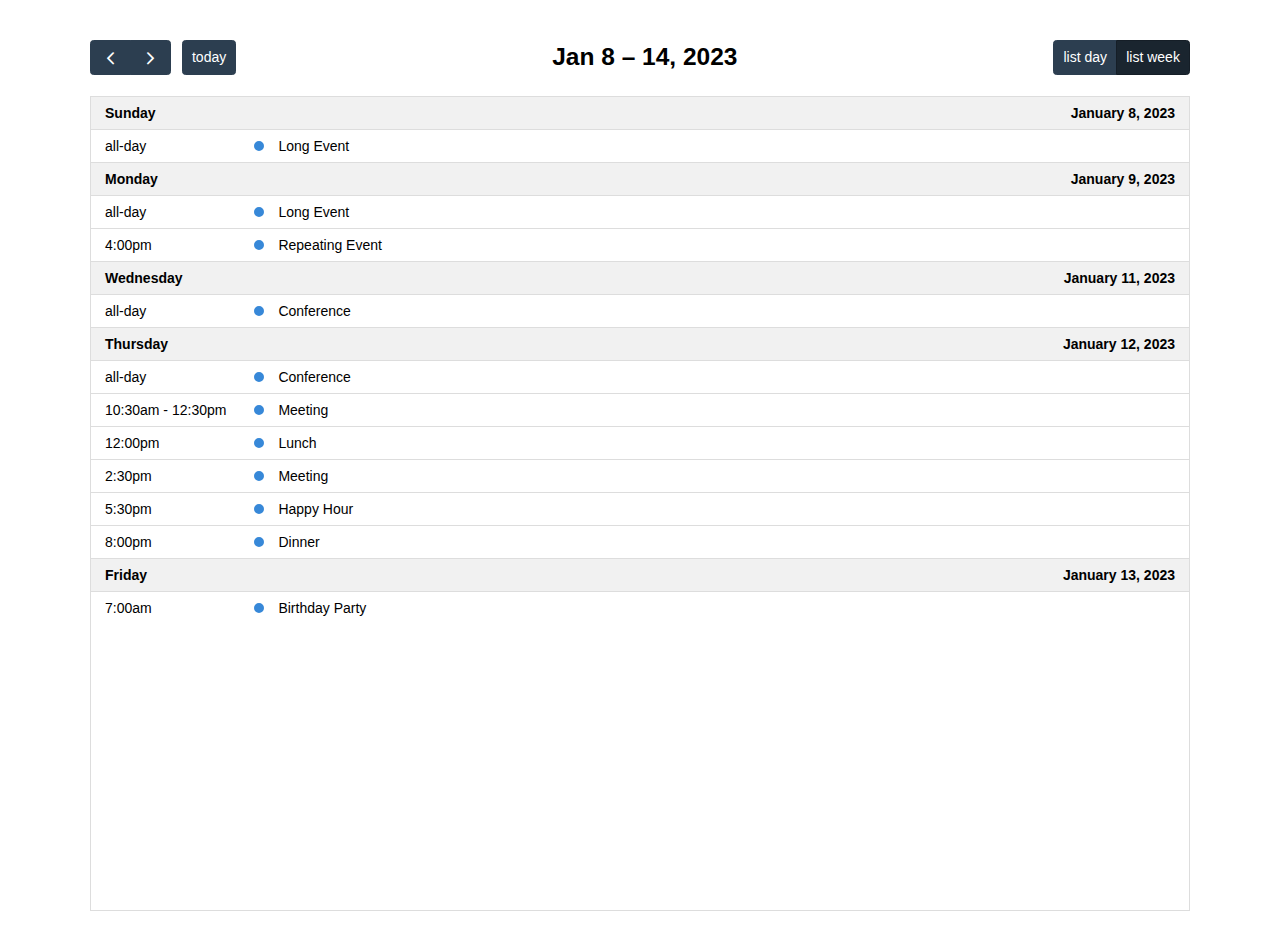
<file: fullcalendar-6.1.11/examples/list-views.html>
<!DOCTYPE html>
<html>
<head>
<meta charset='utf-8' />
<script src='../dist/index.global.js'></script>
<script>

  document.addEventListener('DOMContentLoaded', function() {
    var calendarEl = document.getElementById('calendar');

    var calendar = new FullCalendar.Calendar(calendarEl, {

      headerToolbar: {
        left: 'prev,next today',
        center: 'title',
        right: 'listDay,listWeek'
      },

      // customize the button names,
      // otherwise they'd all just say "list"
      views: {
        listDay: { buttonText: 'list day' },
        listWeek: { buttonText: 'list week' }
      },

      initialView: 'listWeek',
      initialDate: '2023-01-12',
      navLinks: true, // can click day/week names to navigate views
      editable: true,
      dayMaxEvents: true, // allow "more" link when too many events
      events: [
        {
          title: 'All Day Event',
          start: '2023-01-01'
        },
        {
          title: 'Long Event',
          start: '2023-01-07',
          end: '2023-01-10'
        },
        {
          groupId: 999,
          title: 'Repeating Event',
          start: '2023-01-09T16:00:00'
        },
        {
          groupId: 999,
          title: 'Repeating Event',
          start: '2023-01-16T16:00:00'
        },
        {
          title: 'Conference',
          start: '2023-01-11',
          end: '2023-01-13'
        },
        {
          title: 'Meeting',
          start: '2023-01-12T10:30:00',
          end: '2023-01-12T12:30:00'
        },
        {
          title: 'Lunch',
          start: '2023-01-12T12:00:00'
        },
        {
          title: 'Meeting',
          start: '2023-01-12T14:30:00'
        },
        {
          title: 'Happy Hour',
          start: '2023-01-12T17:30:00'
        },
        {
          title: 'Dinner',
          start: '2023-01-12T20:00:00'
        },
        {
          title: 'Birthday Party',
          start: '2023-01-13T07:00:00'
        },
        {
          title: 'Click for Google',
          url: 'http://google.com/',
          start: '2023-01-28'
        }
      ]
    });

    calendar.render();
  });

</script>
<style>

  body {
    margin: 40px 10px;
    padding: 0;
    font-family: Arial, Helvetica Neue, Helvetica, sans-serif;
    font-size: 14px;
  }

  #calendar {
    max-width: 1100px;
    margin: 0 auto;
  }

</style>
</head>
<body>

  <div id='calendar'></div>

</body>
</html>
</file>
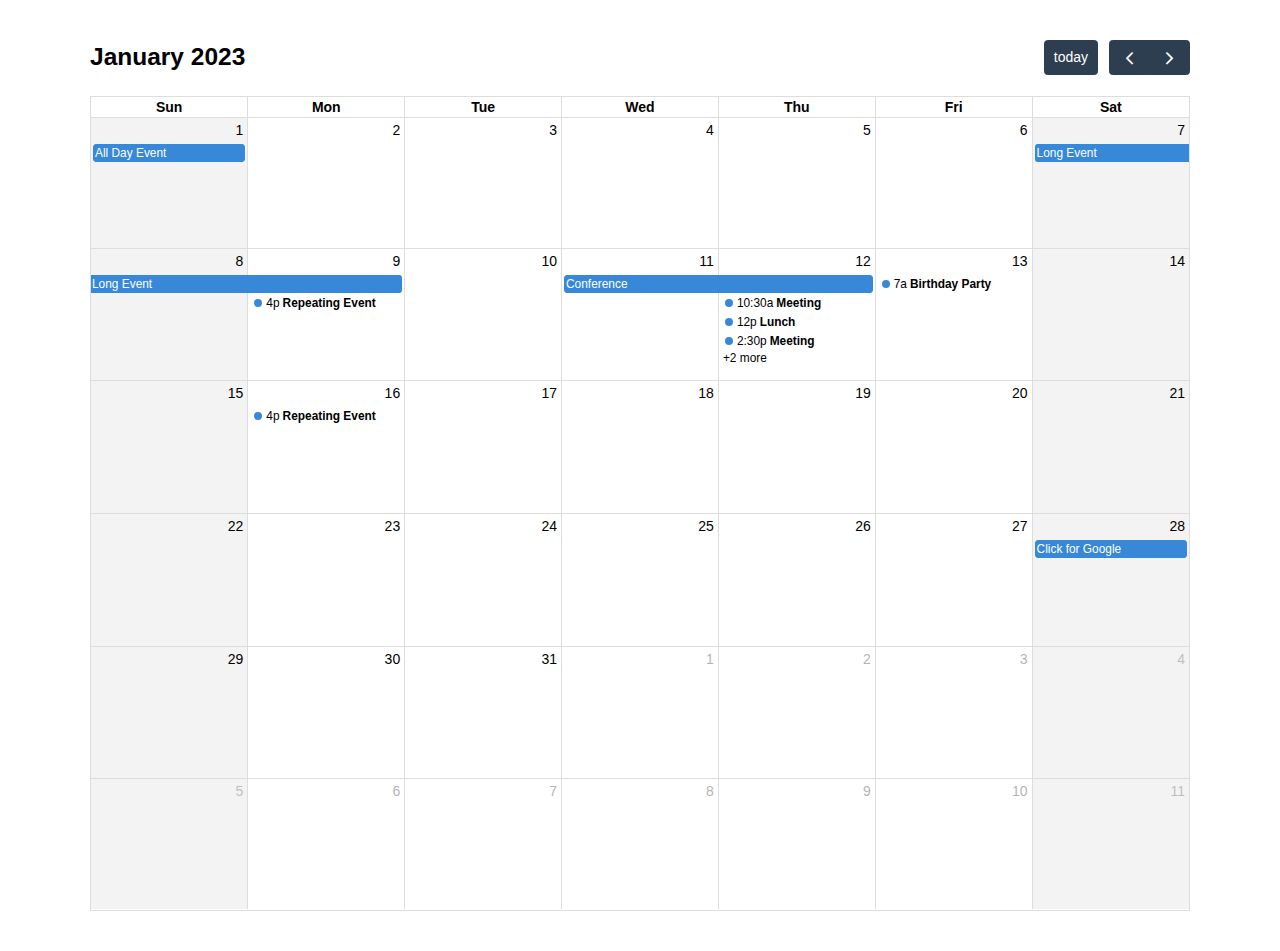
<file: fullcalendar-6.1.11/examples/month-view.html>
<!DOCTYPE html>
<html>
<head>
<meta charset='utf-8' />
<script src='../dist/index.global.js'></script>
<script>

  document.addEventListener('DOMContentLoaded', function() {
    var calendarEl = document.getElementById('calendar');

    var calendar = new FullCalendar.Calendar(calendarEl, {
      initialDate: '2023-01-12',
      editable: true,
      selectable: true,
      businessHours: true,
      dayMaxEvents: true, // allow "more" link when too many events
      events: [
        {
          title: 'All Day Event',
          start: '2023-01-01'
        },
        {
          title: 'Long Event',
          start: '2023-01-07',
          end: '2023-01-10'
        },
        {
          groupId: 999,
          title: 'Repeating Event',
          start: '2023-01-09T16:00:00'
        },
        {
          groupId: 999,
          title: 'Repeating Event',
          start: '2023-01-16T16:00:00'
        },
        {
          title: 'Conference',
          start: '2023-01-11',
          end: '2023-01-13'
        },
        {
          title: 'Meeting',
          start: '2023-01-12T10:30:00',
          end: '2023-01-12T12:30:00'
        },
        {
          title: 'Lunch',
          start: '2023-01-12T12:00:00'
        },
        {
          title: 'Meeting',
          start: '2023-01-12T14:30:00'
        },
        {
          title: 'Happy Hour',
          start: '2023-01-12T17:30:00'
        },
        {
          title: 'Dinner',
          start: '2023-01-12T20:00:00'
        },
        {
          title: 'Birthday Party',
          start: '2023-01-13T07:00:00'
        },
        {
          title: 'Click for Google',
          url: 'http://google.com/',
          start: '2023-01-28'
        }
      ]
    });

    calendar.render();
  });

</script>
<style>

  body {
    margin: 40px 10px;
    padding: 0;
    font-family: Arial, Helvetica Neue, Helvetica, sans-serif;
    font-size: 14px;
  }

  #calendar {
    max-width: 1100px;
    margin: 0 auto;
  }

</style>
</head>
<body>

  <div id='calendar'></div>

</body>
</html>
</file>
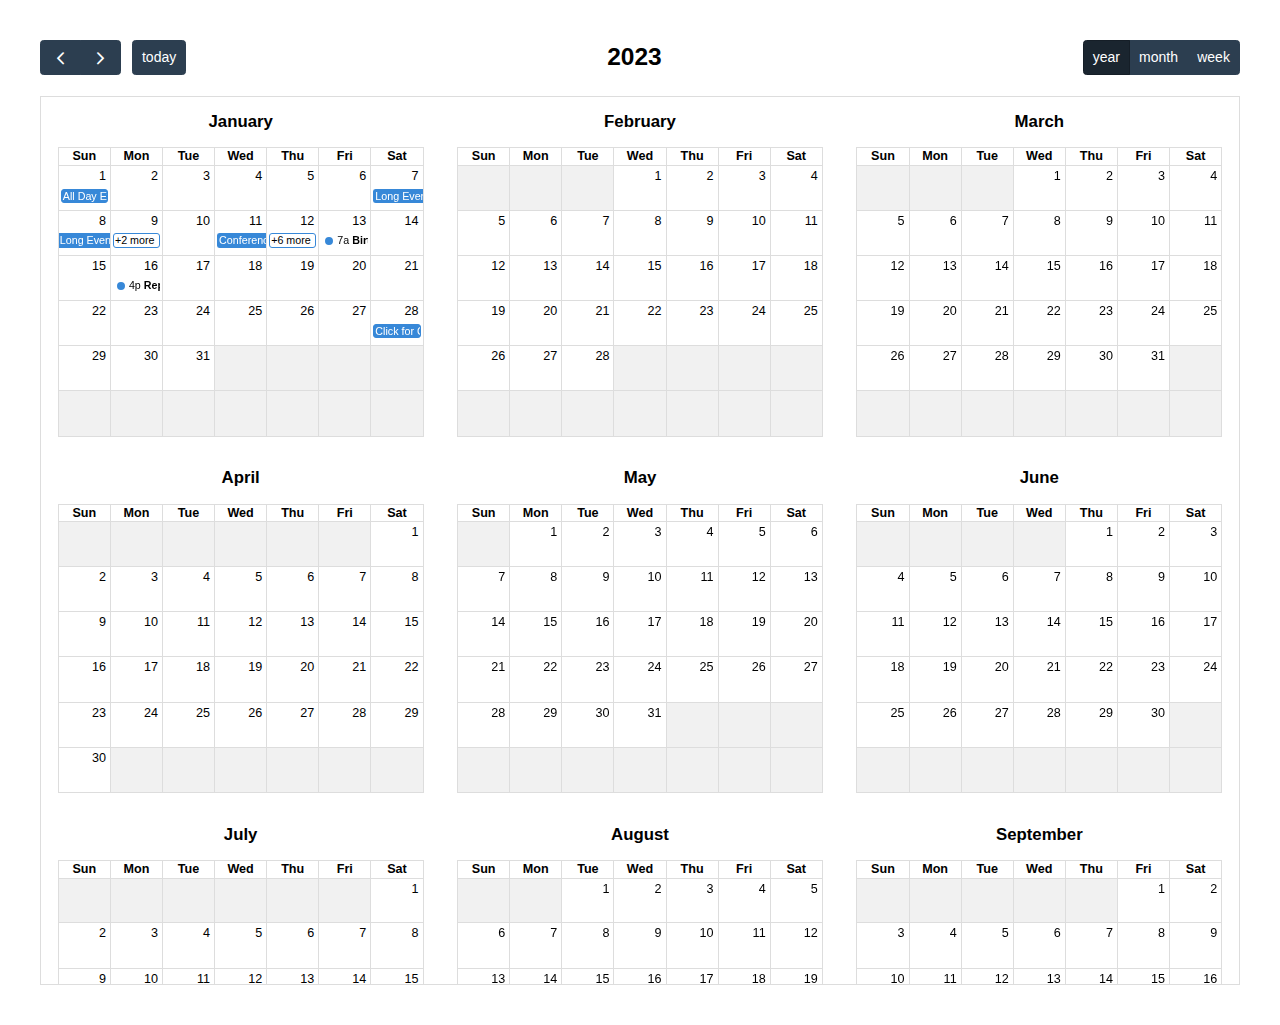
<file: fullcalendar-6.1.11/examples/multimonth-view.html>
<!DOCTYPE html>
<html>
<head>
<meta charset='utf-8' />
<script src='../dist/index.global.js'></script>
<script>

  document.addEventListener('DOMContentLoaded', function() {
    var calendarEl = document.getElementById('calendar');

    var calendar = new FullCalendar.Calendar(calendarEl, {
      headerToolbar: {
        left: 'prev,next today',
        center: 'title',
        right: 'multiMonthYear,dayGridMonth,timeGridWeek'
      },
      initialView: 'multiMonthYear',
      initialDate: '2023-01-12',
      editable: true,
      selectable: true,
      dayMaxEvents: true, // allow "more" link when too many events
      // multiMonthMaxColumns: 1, // guarantee single column
      // showNonCurrentDates: true,
      // fixedWeekCount: false,
      // businessHours: true,
      // weekends: false,
      events: [
        {
          title: 'All Day Event',
          start: '2023-01-01'
        },
        {
          title: 'Long Event',
          start: '2023-01-07',
          end: '2023-01-10'
        },
        {
          groupId: 999,
          title: 'Repeating Event',
          start: '2023-01-09T16:00:00'
        },
        {
          groupId: 999,
          title: 'Repeating Event',
          start: '2023-01-16T16:00:00'
        },
        {
          title: 'Conference',
          start: '2023-01-11',
          end: '2023-01-13'
        },
        {
          title: 'Meeting',
          start: '2023-01-12T10:30:00',
          end: '2023-01-12T12:30:00'
        },
        {
          title: 'Lunch',
          start: '2023-01-12T12:00:00'
        },
        {
          title: 'Meeting',
          start: '2023-01-12T14:30:00'
        },
        {
          title: 'Happy Hour',
          start: '2023-01-12T17:30:00'
        },
        {
          title: 'Dinner',
          start: '2023-01-12T20:00:00'
        },
        {
          title: 'Birthday Party',
          start: '2023-01-13T07:00:00'
        },
        {
          title: 'Click for Google',
          url: 'http://google.com/',
          start: '2023-01-28'
        }
      ]
    });

    calendar.render();
  });

</script>
<style>

  body {
    margin: 40px 10px;
    padding: 0;
    font-family: Arial, Helvetica Neue, Helvetica, sans-serif;
    font-size: 14px;
  }

  #calendar {
    max-width: 1200px;
    margin: 0 auto;
  }

</style>
</head>
<body>

  <div id='calendar'></div>

</body>
</html>
</file>
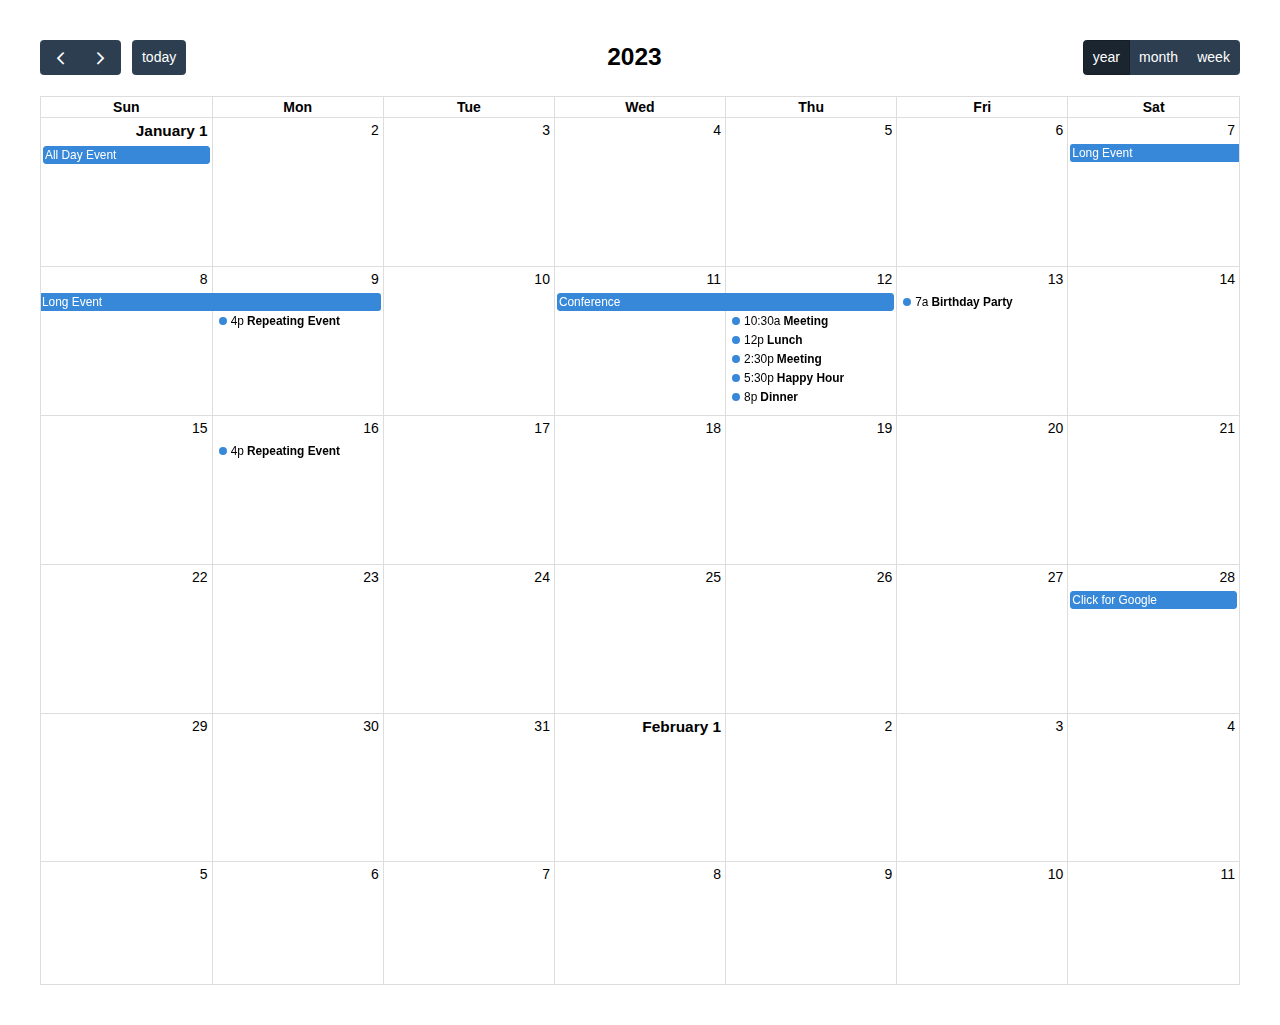
<file: fullcalendar-6.1.11/examples/multiweek-view.html>
<!DOCTYPE html>
<html>
<head>
<meta charset='utf-8' />
<script src='../dist/index.global.js'></script>
<script>

  document.addEventListener('DOMContentLoaded', function() {
    var calendarEl = document.getElementById('calendar');

    var calendar = new FullCalendar.Calendar(calendarEl, {
      headerToolbar: {
        left: 'prev,next today',
        center: 'title',
        right: 'dayGridYear,dayGridMonth,timeGridWeek'
      },
      initialView: 'dayGridYear',
      initialDate: '2023-01-12',
      editable: true,
      selectable: true,
      dayMaxEvents: true, // allow "more" link when too many events
      // businessHours: true,
      // weekends: false,
      events: [
        {
          title: 'All Day Event',
          start: '2023-01-01'
        },
        {
          title: 'Long Event',
          start: '2023-01-07',
          end: '2023-01-10'
        },
        {
          groupId: 999,
          title: 'Repeating Event',
          start: '2023-01-09T16:00:00'
        },
        {
          groupId: 999,
          title: 'Repeating Event',
          start: '2023-01-16T16:00:00'
        },
        {
          title: 'Conference',
          start: '2023-01-11',
          end: '2023-01-13'
        },
        {
          title: 'Meeting',
          start: '2023-01-12T10:30:00',
          end: '2023-01-12T12:30:00'
        },
        {
          title: 'Lunch',
          start: '2023-01-12T12:00:00'
        },
        {
          title: 'Meeting',
          start: '2023-01-12T14:30:00'
        },
        {
          title: 'Happy Hour',
          start: '2023-01-12T17:30:00'
        },
        {
          title: 'Dinner',
          start: '2023-01-12T20:00:00'
        },
        {
          title: 'Birthday Party',
          start: '2023-01-13T07:00:00'
        },
        {
          title: 'Click for Google',
          url: 'http://google.com/',
          start: '2023-01-28'
        }
      ]
    });

    calendar.render();
  });

</script>
<style>

  body {
    margin: 40px 10px;
    padding: 0;
    font-family: Arial, Helvetica Neue, Helvetica, sans-serif;
    font-size: 14px;
  }

  #calendar {
    max-width: 1200px;
    margin: 0 auto;
  }

</style>
</head>
<body>

  <div id='calendar'></div>

</body>
</html>
</file>
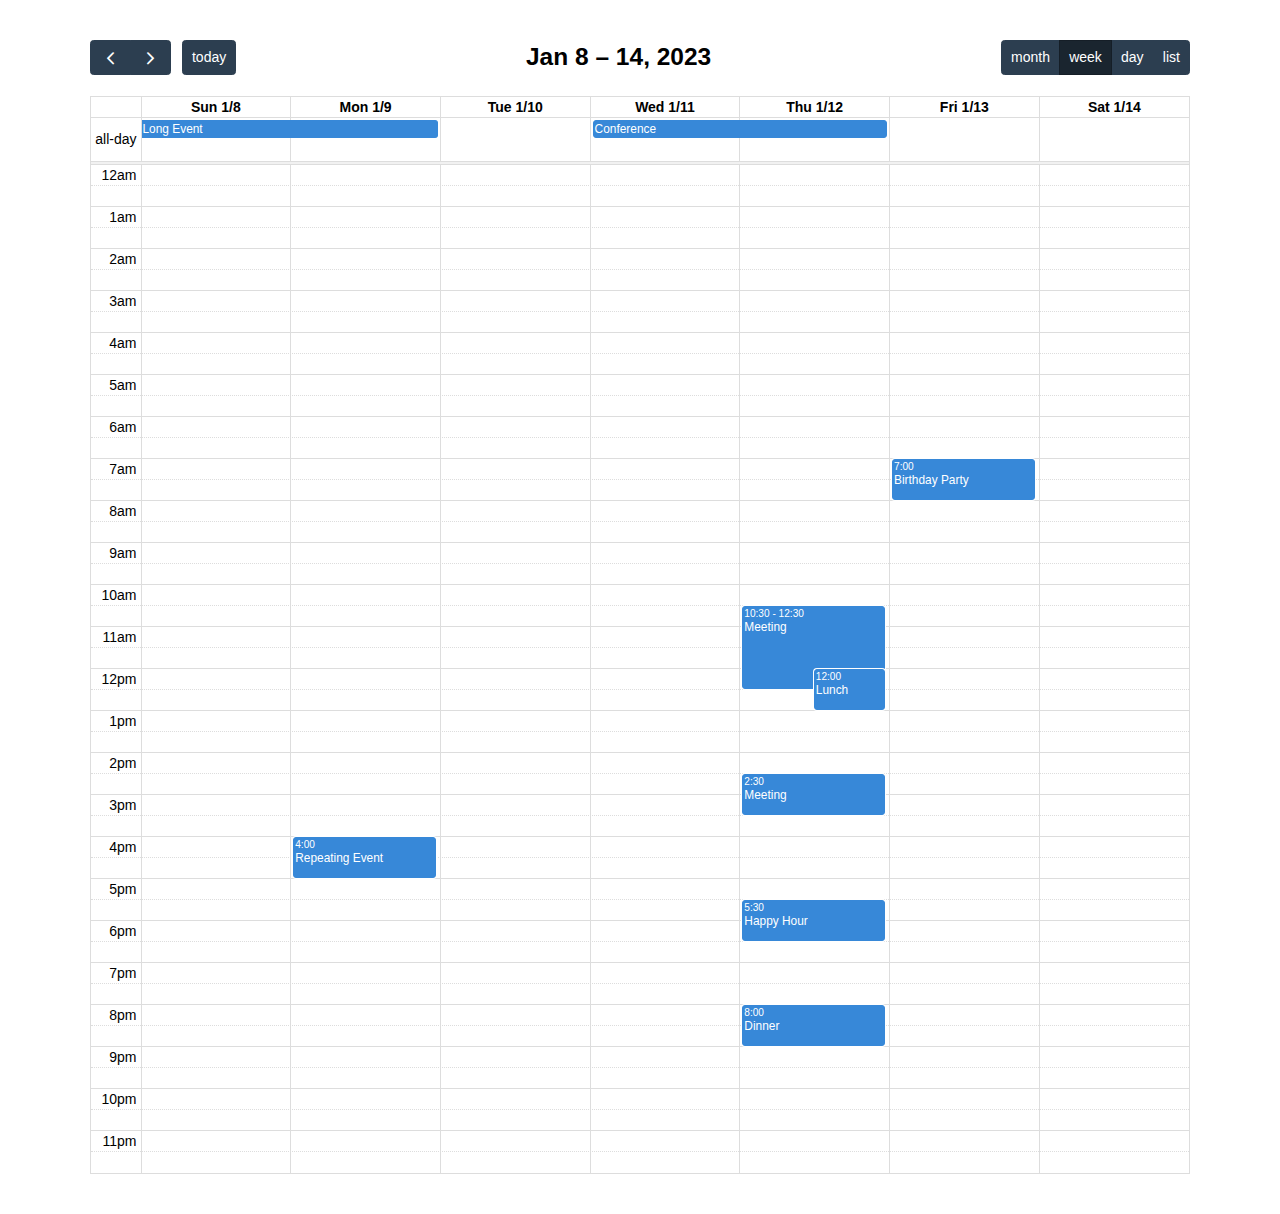
<file: fullcalendar-6.1.11/examples/natural-height.html>
<!DOCTYPE html>
<html>
<head>
<meta charset='utf-8' />
<script src='../dist/index.global.js'></script>
<script>

  document.addEventListener('DOMContentLoaded', function() {
    var calendarEl = document.getElementById('calendar');

    var calendar = new FullCalendar.Calendar(calendarEl, {
      initialDate: '2023-01-12',
      initialView: 'timeGridWeek',
      headerToolbar: {
        left: 'prev,next today',
        center: 'title',
        right: 'dayGridMonth,timeGridWeek,timeGridDay,listWeek'
      },
      height: 'auto',
      navLinks: true, // can click day/week names to navigate views
      editable: true,
      selectable: true,
      selectMirror: true,
      nowIndicator: true,
      events: [
        {
          title: 'All Day Event',
          start: '2023-01-01',
        },
        {
          title: 'Long Event',
          start: '2023-01-07',
          end: '2023-01-10'
        },
        {
          groupId: 999,
          title: 'Repeating Event',
          start: '2023-01-09T16:00:00'
        },
        {
          groupId: 999,
          title: 'Repeating Event',
          start: '2023-01-16T16:00:00'
        },
        {
          title: 'Conference',
          start: '2023-01-11',
          end: '2023-01-13'
        },
        {
          title: 'Meeting',
          start: '2023-01-12T10:30:00',
          end: '2023-01-12T12:30:00'
        },
        {
          title: 'Lunch',
          start: '2023-01-12T12:00:00'
        },
        {
          title: 'Meeting',
          start: '2023-01-12T14:30:00'
        },
        {
          title: 'Happy Hour',
          start: '2023-01-12T17:30:00'
        },
        {
          title: 'Dinner',
          start: '2023-01-12T20:00:00'
        },
        {
          title: 'Birthday Party',
          start: '2023-01-13T07:00:00'
        },
        {
          title: 'Click for Google',
          url: 'http://google.com/',
          start: '2023-01-28'
        }
      ]
    });

    calendar.render();
  });

</script>
<style>

  body {
    margin: 40px 10px;
    padding: 0;
    font-family: Arial, Helvetica Neue, Helvetica, sans-serif;
    font-size: 14px;
  }

  #calendar {
    max-width: 1100px;
    margin: 0 auto;
  }

</style>
</head>
<body>

  <div id='calendar'></div>

</body>
</html>
</file>
<file: css/styles.css>
body {
    padding: 10px;
}

i {
    padding-right: 10px;
}

.row {
    padding-bottom: 10px;
}

#is_full {
    margin-right: 7px;
}

.form-control {
    font-weight: bold;
}
</file>
